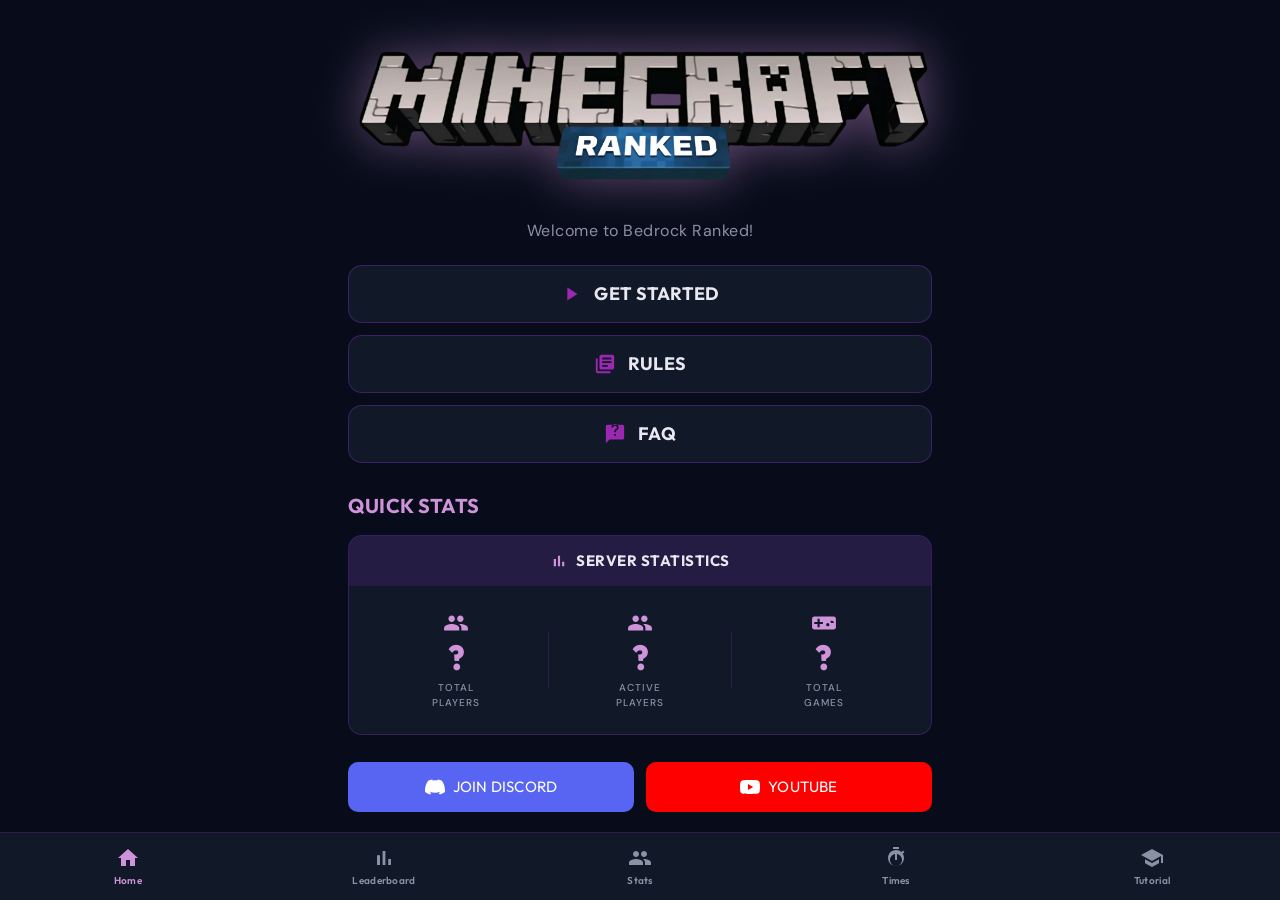
<file: index.html>
<!DOCTYPE html>
<html lang="en">
<head>
  <meta charset="UTF-8" />
  <meta name="viewport" content="width=device-width, initial-scale=1.0" />
  <title>Bedrock Ranked</title>
  <link rel="preconnect" href="https://fonts.googleapis.com" />
  <link rel="preconnect" href="https://fonts.gstatic.com" crossorigin />
  <link href="https://fonts.googleapis.com/css2?family=Outfit:wght@400;600;700;800&family=DM+Sans:wght@400;500;600&family=JetBrains+Mono:wght@400;600&display=swap" rel="stylesheet" />
  <link rel="stylesheet" href="styles.css" />
</head>
<body>

<!-- NAV -->
<nav class="bottom-nav" id="bottomNav">
  <button class="nav-item active" data-tab="home">
    <svg viewBox="0 0 24 24"><path d="M10 20v-6h4v6h5v-8h3L12 3 2 12h3v8z"/></svg>
    <span>Home</span>
  </button>
  <button class="nav-item" data-tab="leaderboard">
    <svg viewBox="0 0 24 24"><path d="M5 9.2h3V19H5zM10.6 5h2.8v14h-2.8zm5.6 8H19v6h-2.8z"/></svg>
    <span>Leaderboard</span>
  </button>
  <button class="nav-item" data-tab="stats">
    <svg viewBox="0 0 24 24"><path d="M16 11c1.66 0 2.99-1.34 2.99-3S17.66 5 16 5c-1.66 0-3 1.34-3 3s1.34 3 3 3zm-8 0c1.66 0 2.99-1.34 2.99-3S9.66 5 8 5C6.34 5 5 6.34 5 8s1.34 3 3 3zm0 2c-2.33 0-7 1.17-7 3.5V19h14v-2.5c0-2.33-4.67-3.5-7-3.5zm8 0c-.29 0-.62.02-.97.05 1.16.84 1.97 1.97 1.97 3.45V19h6v-2.5c0-2.33-4.67-3.5-7-3.5z"/></svg>
    <span>Stats</span>
  </button>
  <button class="nav-item" data-tab="times">
    <svg viewBox="0 0 24 24"><path d="M15 1H9v2h6V1zm-4 13h2V8h-2v6zm8.03-6.61l1.42-1.42c-.43-.51-.9-.99-1.41-1.41l-1.42 1.42A7.93 7.93 0 0 0 12 4c-4.41 0-8 3.59-8 8s3.59 8 8 8 8-3.59 8-8c0-1.76-.57-3.38-1.52-4.69zM12 20c-3.31 0-6-2.69-6-6s2.69-6 6-6 6 2.69 6 6-2.69 6-6 6z"/></svg>
    <span>Times</span>
  </button>
  <button class="nav-item" data-tab="tutorial">
    <svg viewBox="0 0 24 24"><path d="M5 13.18v4L12 21l7-3.82v-4L12 17l-7-3.82zM12 3L1 9l11 6 9-4.91V17h2V9L12 3z"/></svg>
    <span>Tutorial</span>
  </button>
</nav>


<div class="tab active" id="tab-home">
  <div class="page-content">
    <div class="constrain">

    <div class="hero-card">
      <div class="hero-title-text">
        <img src="title.png" alt="Bedrock Ranked" style="max-width: 100%; height: auto; display: block;" onerror="this.style.display='none'; this.parentElement.innerText='BEDROCK RANKED'">
        <span style="display: none;">BEDROCK RANKED</span>
      </div>
    </div>

      <p class="subtitle">Welcome to Bedrock Ranked!</p>

      <div class="btn-group">
        <button class="action-btn" onclick="openModal('modal-getstarted')">
          <svg viewBox="0 0 24 24"><path d="M8 5v14l11-7z"/></svg>
          GET STARTED
        </button>
        <button class="action-btn" onclick="openModal('modal-rules')">
          <svg viewBox="0 0 24 24"><path d="M4 6H2v14c0 1.1.9 2 2 2h14v-2H4V6zm16-4H8c-1.1 0-2 .9-2 2v12c0 1.1.9 2 2 2h12c1.1 0 2-.9 2-2V4c0-1.1-.9-2-2-2zm-1 9H9V9h10v2zm-4 4H9v-2h6v2zm4-8H9V5h10v2z"/></svg>
          RULES
        </button>
        <button class="action-btn" onclick="openModal('modal-faq')">
          <svg viewBox="0 0 24 24"><path d="M20 2H4c-1.1 0-2 .9-2 2v18l4-4h14c1.1 0 2-.9 2-2V4c0-1.1-.9-2-2-2zm-7 12h-2v-2h2v2zm0-4h-2c0-3.25 3-3 3-5 0-1.1-.9-2-2-2s-2 .9-2 2H8c0-2.21 1.79-4 4-4s4 1.79 4 4c0 2.5-3 2.75-3 5z"/></svg>
          FAQ
        </button>
      </div>

      <div class="section-title">QUICK STATS</div>
      <div class="stats-card" id="quickStats">
        <div class="stats-card-header">
          <svg viewBox="0 0 24 24"><path d="M5 9.2h3V19H5zM10.6 5h2.8v14h-2.8zm5.6 8H19v6h-2.8z"/></svg>
          SERVER STATISTICS
        </div>
        <div class="stats-grid" id="quickStatsGrid">
          <div class="stat-col">
            <svg viewBox="0 0 24 24" class="stat-icon"><path d="M16 11c1.66 0 2.99-1.34 2.99-3S17.66 5 16 5c-1.66 0-3 1.34-3 3s1.34 3 3 3zm-8 0c1.66 0 2.99-1.34 2.99-3S9.66 5 8 5C6.34 5 5 6.34 5 8s1.34 3 3 3zm0 2c-2.33 0-7 1.17-7 3.5V19h14v-2.5c0-2.33-4.67-3.5-7-3.5zm8 0c-.29 0-.62.02-.97.05 1.16.84 1.97 1.97 1.97 3.45V19h6v-2.5c0-2.33-4.67-3.5-7-3.5z"/></svg>
            <span class="stat-value" id="qs-total">—</span>
            <span class="stat-label">TOTAL<br>PLAYERS</span>
          </div>
          <div class="stat-divider"></div>
          <div class="stat-col">
            <svg viewBox="0 0 24 24" class="stat-icon"><path d="M16 11c1.66 0 2.99-1.34 2.99-3S17.66 5 16 5c-1.66 0-3 1.34-3 3s1.34 3 3 3zm-8 0c1.66 0 2.99-1.34 2.99-3S9.66 5 8 5C6.34 5 5 6.34 5 8s1.34 3 3 3zm0 2c-2.33 0-7 1.17-7 3.5V19h14v-2.5c0-2.33-4.67-3.5-7-3.5zm8 0c-.29 0-.62.02-.97.05 1.16.84 1.97 1.97 1.97 3.45V19h6v-2.5c0-2.33-4.67-3.5-7-3.5z"/></svg>
            <span class="stat-value" id="qs-active">—</span>
            <span class="stat-label">ACTIVE<br>PLAYERS</span>
          </div>
          <div class="stat-divider"></div>
          <div class="stat-col">
            <svg viewBox="0 0 24 24" class="stat-icon"><path d="M21 6H3c-1.1 0-2 .9-2 2v8c0 1.1.9 2 2 2h18c1.1 0 2-.9 2-2V8c0-1.1-.9-2-2-2zm-10 7H8v3H6v-3H3v-2h3V8h2v3h3v2zm4.5 2c-.83 0-1.5-.67-1.5-1.5S14.67 12 15.5 12s1.5.67 1.5 1.5S16.33 15 15.5 15zm4-3c-.83 0-1.5-.67-1.5-1.5S18.67 10 19.5 10s1.5.67 1.5 1.5S20.33 12 19.5 12z"/></svg>
            <span class="stat-value" id="qs-games">—</span>
            <span class="stat-label">TOTAL<br>GAMES</span>
          </div>
        </div>
      </div>

    </div>
    <div class="social-buttons constrain">
      <a href="https://discord.gg/9phEyBQXbN" target="_blank" class="social-btn discord">
        <svg viewBox="0 0 24 24"><path d="M20.317 4.37a19.791 19.791 0 0 0-4.885-1.515.074.074 0 0 0-.079.037c-.21.375-.444.864-.608 1.25a18.27 18.27 0 0 0-5.487 0 12.64 12.64 0 0 0-.617-1.25.077.077 0 0 0-.079-.037A19.736 19.736 0 0 0 3.677 4.37a.07.07 0 0 0-.032.027C.533 9.046-.32 13.58.099 18.057a.082.082 0 0 0 .031.057 19.9 19.9 0 0 0 5.993 3.03.078.078 0 0 0 .084-.028c.462-.63.874-1.295 1.226-1.994a.076.076 0 0 0-.041-.106 13.107 13.107 0 0 1-1.872-.892.077.077 0 0 1-.008-.128 10.2 10.2 0 0 0 .372-.292.074.074 0 0 1 .077-.01c3.928 1.793 8.18 1.793 12.062 0a.074.074 0 0 1 .078.01c.12.098.246.198.373.292a.077.077 0 0 1-.006.127 12.299 12.299 0 0 1-1.873.892.077.077 0 0 0-.041.107c.36.698.772 1.362 1.225 1.993a.076.076 0 0 0 .084.028 19.839 19.839 0 0 0 6.002-3.03.077.077 0 0 0 .032-.054c.5-5.177-.838-9.674-3.549-13.66a.061.061 0 0 0-.031-.03z"/></svg>
        JOIN DISCORD
      </a>
      <a href="https://www.youtube.com/@MCBESRRanked" target="_blank" class="social-btn youtube">
        <svg viewBox="0 0 24 24"><path d="M23.498 6.186a3.016 3.016 0 0 0-2.122-2.136C19.505 3.545 12 3.545 12 3.545s-7.505 0-9.377.505A3.017 3.017 0 0 0 .502 6.186C0 8.07 0 12 0 12s0 3.93.502 5.814a3.016 3.016 0 0 0 2.122 2.136c1.871.505 9.376.505 9.376.505s7.505 0 9.377-.505a3.015 3.015 0 0 0 2.122-2.136C24 15.93 24 12 24 12s0-3.93-.502-5.814zM9.545 15.568V8.432L15.818 12l-6.273 3.568z"/></svg>
        YOUTUBE
      </a>
    </div>
  </div>
</div>


<div class="tab" id="tab-leaderboard">
  <div class="page-content">
    <div class="constrain">
      <div class="tab-header">
        <h2 class="tab-title">LEADERBOARD</h2>
        <span class="badge" id="lb-badge">TOP 10</span>
      </div>
      <div id="lb-list"><div class="loader"></div></div>
      <button class="load-more-btn" id="lb-load-more" onclick="loadMoreLeaderboard()">
        LOAD MORE PLAYERS
      </button>
    </div>
    <div class="social-buttons constrain">
      <a href="https://discord.gg/9phEyBQXbN" target="_blank" class="social-btn discord">
        <svg viewBox="0 0 24 24"><path d="M20.317 4.37a19.791 19.791 0 0 0-4.885-1.515.074.074 0 0 0-.079.037c-.21.375-.444.864-.608 1.25a18.27 18.27 0 0 0-5.487 0 12.64 12.64 0 0 0-.617-1.25.077.077 0 0 0-.079-.037A19.736 19.736 0 0 0 3.677 4.37a.07.07 0 0 0-.032.027C.533 9.046-.32 13.58.099 18.057a.082.082 0 0 0 .031.057 19.9 19.9 0 0 0 5.993 3.03.078.078 0 0 0 .084-.028c.462-.63.874-1.295 1.226-1.994a.076.076 0 0 0-.041-.106 13.107 13.107 0 0 1-1.872-.892.077.077 0 0 1-.008-.128 10.2 10.2 0 0 0 .372-.292.074.074 0 0 1 .077-.01c3.928 1.793 8.18 1.793 12.062 0a.074.074 0 0 1 .078.01c.12.098.246.198.373.292a.077.077 0 0 1-.006.127 12.299 12.299 0 0 1-1.873.892.077.077 0 0 0-.041.107c.36.698.772 1.362 1.225 1.993a.076.076 0 0 0 .084.028 19.839 19.839 0 0 0 6.002-3.03.077.077 0 0 0 .032-.054c.5-5.177-.838-9.674-3.549-13.66a.061.061 0 0 0-.031-.03z"/></svg>
        JOIN DISCORD
      </a>
      <a href="https://www.youtube.com/@MCBESRRanked" target="_blank" class="social-btn youtube">
        <svg viewBox="0 0 24 24"><path d="M23.498 6.186a3.016 3.016 0 0 0-2.122-2.136C19.505 3.545 12 3.545 12 3.545s-7.505 0-9.377.505A3.017 3.017 0 0 0 .502 6.186C0 8.07 0 12 0 12s0 3.93.502 5.814a3.016 3.016 0 0 0 2.122 2.136c1.871.505 9.376.505 9.376.505s7.505 0 9.377-.505a3.015 3.015 0 0 0 2.122-2.136C24 15.93 24 12 24 12s0-3.93-.502-5.814zM9.545 15.568V8.432L15.818 12l-6.273 3.568z"/></svg>
        YOUTUBE
      </a>
    </div>
  </div>
</div>



<div class="tab" id="tab-stats">
  <div class="page-content no-pad-top">
    <div class="constrain">
      <div class="season-bar">
        <span class="season-label">Season</span>
        <button class="season-chip active" id="chip-0" onclick="selectSeason(0)">Season 0</button>
        <button class="season-chip disabled" disabled>Season 1</button>
      </div>
      <div class="search-wrap">
        <svg viewBox="0 0 24 24" class="search-icon"><path d="M15.5 14h-.79l-.28-.27A6.471 6.471 0 0 0 16 9.5 6.5 6.5 0 1 0 9.5 16c1.61 0 3.09-.59 4.23-1.57l.27.28v.79l5 4.99L20.49 19l-4.99-5zm-6 0C7.01 14 5 11.99 5 9.5S7.01 5 9.5 5 14 7.01 14 9.5 11.99 14 9.5 14z"/></svg>
        <input type="text" id="stats-search" placeholder="Search by name or Discord ID…" oninput="filterStats()" />
        <button class="clear-btn" id="stats-clear" onclick="clearSearch()" style="display:none">✕</button>
      </div>
      <div class="player-count" id="player-count"></div>
      <div id="stats-list"><div class="loader" style="margin:40px auto"></div></div>
    </div>
  </div>
</div>


<div class="tab" id="tab-times">
  <div class="page-content">
    <div class="constrain">
      <h1 class="tut-title">TIMES</h1>
      <p class="tut-sub">Best times for each category, verified and ranked.</p>

      <div class="season-bar">
        <span class="season-label">Season</span>
        <button class="season-chip active">Season 0</button>
        <button class="season-chip disabled" disabled>Season 1</button>
      </div>

      <!-- 1.16 Section -->
      <div class="times-version-header">
        <svg viewBox="0 0 24 24"><path d="M15 1H9v2h6V1zm-4 13h2V8h-2v6zm8.03-6.61l1.42-1.42c-.43-.51-.9-.99-1.41-1.41l-1.42 1.42A7.93 7.93 0 0 0 12 4c-4.41 0-8 3.59-8 8s3.59 8 8 8 8-3.59 8-8c0-1.76-.57-3.38-1.52-4.69zM12 20c-3.31 0-6-2.69-6-6s2.69-6 6-6 6 2.69 6 6-2.69 6-6 6z"/></svg>
        1.16
      </div>

      <!-- Stronghold 1.16 -->
      <div class="times-category">
        <div class="times-category-title">Stronghold</div>
        <div class="times-list">
          <a href="https://youtu.be/RopL5ezTt5U" target="_blank" class="times-entry">
            <span class="times-rank rank-1">1st</span>
            <span class="times-player">@Khalooody</span>
            <span class="times-time">5:12</span>
            <svg class="times-yt-icon" viewBox="0 0 24 24"><path d="M23.498 6.186a3.016 3.016 0 0 0-2.122-2.136C19.505 3.545 12 3.545 12 3.545s-7.505 0-9.377.505A3.017 3.017 0 0 0 .502 6.186C0 8.07 0 12 0 12s0 3.93.502 5.814a3.016 3.016 0 0 0 2.122 2.136c1.871.505 9.376.505 9.376.505s7.505 0 9.377-.505a3.015 3.015 0 0 0 2.122-2.136C24 15.93 24 12 24 12s0-3.93-.502-5.814zM9.545 15.568V8.432L15.818 12l-6.273 3.568z"/></svg>
          </a>
          <a href="https://youtu.be/lLSuSN4j2IU?si=RspudCAshy9Z_JvF" target="_blank" class="times-entry">
            <span class="times-rank rank-2">2nd</span>
            <span class="times-player">@Danny15</span>
            <span class="times-time">5:56</span>
            <svg class="times-yt-icon" viewBox="0 0 24 24"><path d="M23.498 6.186a3.016 3.016 0 0 0-2.122-2.136C19.505 3.545 12 3.545 12 3.545s-7.505 0-9.377.505A3.017 3.017 0 0 0 .502 6.186C0 8.07 0 12 0 12s0 3.93.502 5.814a3.016 3.016 0 0 0 2.122 2.136c1.871.505 9.376.505 9.376.505s7.505 0 9.377-.505a3.015 3.015 0 0 0 2.122-2.136C24 15.93 24 12 24 12s0-3.93-.502-5.814zM9.545 15.568V8.432L15.818 12l-6.273 3.568z"/></svg>
          </a>
          <a href="https://youtu.be/ZWyP1QiG1FY" target="_blank" class="times-entry">
            <span class="times-rank rank-3">3rd</span>
            <span class="times-player">@june</span>
            <span class="times-time">5:56</span>
            <svg class="times-yt-icon" viewBox="0 0 24 24"><path d="M23.498 6.186a3.016 3.016 0 0 0-2.122-2.136C19.505 3.545 12 3.545 12 3.545s-7.505 0-9.377.505A3.017 3.017 0 0 0 .502 6.186C0 8.07 0 12 0 12s0 3.93.502 5.814a3.016 3.016 0 0 0 2.122 2.136c1.871.505 9.376.505 9.376.505s7.505 0 9.377-.505a3.015 3.015 0 0 0 2.122-2.136C24 15.93 24 12 24 12s0-3.93-.502-5.814zM9.545 15.568V8.432L15.818 12l-6.273 3.568z"/></svg>
          </a>
          <a href="https://youtu.be/InU8Q_btyck" target="_blank" class="times-entry">
            <span class="times-rank rank-n">4th</span>
            <span class="times-player">@havoc</span>
            <span class="times-time">6:21</span>
            <svg class="times-yt-icon" viewBox="0 0 24 24"><path d="M23.498 6.186a3.016 3.016 0 0 0-2.122-2.136C19.505 3.545 12 3.545 12 3.545s-7.505 0-9.377.505A3.017 3.017 0 0 0 .502 6.186C0 8.07 0 12 0 12s0 3.93.502 5.814a3.016 3.016 0 0 0 2.122 2.136c1.871.505 9.376.505 9.376.505s7.505 0 9.377-.505a3.015 3.015 0 0 0 2.122-2.136C24 15.93 24 12 24 12s0-3.93-.502-5.814zM9.545 15.568V8.432L15.818 12l-6.273 3.568z"/></svg>
          </a>
          <a href="https://youtu.be/li_J0ZIfaVw" target="_blank" class="times-entry">
            <span class="times-rank rank-n">5th</span>
            <span class="times-player">@borco</span>
            <span class="times-time">6:37</span>
            <svg class="times-yt-icon" viewBox="0 0 24 24"><path d="M23.498 6.186a3.016 3.016 0 0 0-2.122-2.136C19.505 3.545 12 3.545 12 3.545s-7.505 0-9.377.505A3.017 3.017 0 0 0 .502 6.186C0 8.07 0 12 0 12s0 3.93.502 5.814a3.016 3.016 0 0 0 2.122 2.136c1.871.505 9.376.505 9.376.505s7.505 0 9.377-.505a3.015 3.015 0 0 0 2.122-2.136C24 15.93 24 12 24 12s0-3.93-.502-5.814zM9.545 15.568V8.432L15.818 12l-6.273 3.568z"/></svg>
          </a>
        </div>
      </div>

      <!-- Ruined Portal 1.16 -->
      <div class="times-category">
        <div class="times-category-title">Ruined Portal</div>
        <div class="times-list">
          <a href="https://youtu.be/3roCQKwe_M0" target="_blank" class="times-entry">
            <span class="times-rank rank-1">1st</span>
            <span class="times-player">@borco</span>
            <span class="times-time">5:18</span>
            <svg class="times-yt-icon" viewBox="0 0 24 24"><path d="M23.498 6.186a3.016 3.016 0 0 0-2.122-2.136C19.505 3.545 12 3.545 12 3.545s-7.505 0-9.377.505A3.017 3.017 0 0 0 .502 6.186C0 8.07 0 12 0 12s0 3.93.502 5.814a3.016 3.016 0 0 0 2.122 2.136c1.871.505 9.376.505 9.376.505s7.505 0 9.377-.505a3.015 3.015 0 0 0 2.122-2.136C24 15.93 24 12 24 12s0-3.93-.502-5.814zM9.545 15.568V8.432L15.818 12l-6.273 3.568z"/></svg>
          </a>
          <a href="https://youtu.be/HhEFm6zsOzU" target="_blank" class="times-entry">
            <span class="times-rank rank-2">2nd</span>
            <span class="times-player">@june</span>
            <span class="times-time">5:47</span>
            <svg class="times-yt-icon" viewBox="0 0 24 24"><path d="M23.498 6.186a3.016 3.016 0 0 0-2.122-2.136C19.505 3.545 12 3.545 12 3.545s-7.505 0-9.377.505A3.017 3.017 0 0 0 .502 6.186C0 8.07 0 12 0 12s0 3.93.502 5.814a3.016 3.016 0 0 0 2.122 2.136c1.871.505 9.376.505 9.376.505s7.505 0 9.377-.505a3.015 3.015 0 0 0 2.122-2.136C24 15.93 24 12 24 12s0-3.93-.502-5.814zM9.545 15.568V8.432L15.818 12l-6.273 3.568z"/></svg>
          </a>
          <a href="https://www.youtube.com/live/BxL8q-McRhA?si=Cp8rwCUO36ByTaw0" target="_blank" class="times-entry">
            <span class="times-rank rank-3">3rd</span>
            <span class="times-player">@Danny15</span>
            <span class="times-time">5:55</span>
            <svg class="times-yt-icon" viewBox="0 0 24 24"><path d="M23.498 6.186a3.016 3.016 0 0 0-2.122-2.136C19.505 3.545 12 3.545 12 3.545s-7.505 0-9.377.505A3.017 3.017 0 0 0 .502 6.186C0 8.07 0 12 0 12s0 3.93.502 5.814a3.016 3.016 0 0 0 2.122 2.136c1.871.505 9.376.505 9.376.505s7.505 0 9.377-.505a3.015 3.015 0 0 0 2.122-2.136C24 15.93 24 12 24 12s0-3.93-.502-5.814zM9.545 15.568V8.432L15.818 12l-6.273 3.568z"/></svg>
          </a>
          <a href="https://youtu.be/XFMIFqjmGy0" target="_blank" class="times-entry">
            <span class="times-rank rank-n">4th</span>
            <span class="times-player">@havoc</span>
            <span class="times-time">6:18</span>
            <svg class="times-yt-icon" viewBox="0 0 24 24"><path d="M23.498 6.186a3.016 3.016 0 0 0-2.122-2.136C19.505 3.545 12 3.545 12 3.545s-7.505 0-9.377.505A3.017 3.017 0 0 0 .502 6.186C0 8.07 0 12 0 12s0 3.93.502 5.814a3.016 3.016 0 0 0 2.122 2.136c1.871.505 9.376.505 9.376.505s7.505 0 9.377-.505a3.015 3.015 0 0 0 2.122-2.136C24 15.93 24 12 24 12s0-3.93-.502-5.814zM9.545 15.568V8.432L15.818 12l-6.273 3.568z"/></svg>
          </a>
          <a href="https://b23.tv/NhVbh8d" target="_blank" class="times-entry">
            <span class="times-rank rank-n">5th</span>
            <span class="times-player">@AAisgod</span>
            <span class="times-time">6:23</span>
            <svg class="times-yt-icon" viewBox="0 0 24 24"><path d="M23.498 6.186a3.016 3.016 0 0 0-2.122-2.136C19.505 3.545 12 3.545 12 3.545s-7.505 0-9.377.505A3.017 3.017 0 0 0 .502 6.186C0 8.07 0 12 0 12s0 3.93.502 5.814a3.016 3.016 0 0 0 2.122 2.136c1.871.505 9.376.505 9.376.505s7.505 0 9.377-.505a3.015 3.015 0 0 0 2.122-2.136C24 15.93 24 12 24 12s0-3.93-.502-5.814zM9.545 15.568V8.432L15.818 12l-6.273 3.568z"/></svg>
          </a>
        </div>
      </div>

      <!-- Village 1.16 -->
      <div class="times-category">
        <div class="times-category-title">Village</div>
        <div class="times-list">
          <a href="https://youtu.be/oHKexYb27yw" target="_blank" class="times-entry">
            <span class="times-rank rank-1">1st</span>
            <span class="times-player">@june</span>
            <span class="times-time">6:31</span>
            <svg class="times-yt-icon" viewBox="0 0 24 24"><path d="M23.498 6.186a3.016 3.016 0 0 0-2.122-2.136C19.505 3.545 12 3.545 12 3.545s-7.505 0-9.377.505A3.017 3.017 0 0 0 .502 6.186C0 8.07 0 12 0 12s0 3.93.502 5.814a3.016 3.016 0 0 0 2.122 2.136c1.871.505 9.376.505 9.376.505s7.505 0 9.377-.505a3.015 3.015 0 0 0 2.122-2.136C24 15.93 24 12 24 12s0-3.93-.502-5.814zM9.545 15.568V8.432L15.818 12l-6.273 3.568z"/></svg>
          </a>
          <a href="https://youtu.be/oIYRIsjmeFQ?si=3WyHhtzEIDTvlH30" target="_blank" class="times-entry">
            <span class="times-rank rank-2">2nd</span>
            <span class="times-player">@Danny15</span>
            <span class="times-time">6:35</span>
            <svg class="times-yt-icon" viewBox="0 0 24 24"><path d="M23.498 6.186a3.016 3.016 0 0 0-2.122-2.136C19.505 3.545 12 3.545 12 3.545s-7.505 0-9.377.505A3.017 3.017 0 0 0 .502 6.186C0 8.07 0 12 0 12s0 3.93.502 5.814a3.016 3.016 0 0 0 2.122 2.136c1.871.505 9.376.505 9.376.505s7.505 0 9.377-.505a3.015 3.015 0 0 0 2.122-2.136C24 15.93 24 12 24 12s0-3.93-.502-5.814zM9.545 15.568V8.432L15.818 12l-6.273 3.568z"/></svg>
          </a>
          <a href="https://youtu.be/K_QaY-6QC_Q" target="_blank" class="times-entry">
            <span class="times-rank rank-3">3rd</span>
            <span class="times-player">@borco</span>
            <span class="times-time">7:53</span>
            <svg class="times-yt-icon" viewBox="0 0 24 24"><path d="M23.498 6.186a3.016 3.016 0 0 0-2.122-2.136C19.505 3.545 12 3.545 12 3.545s-7.505 0-9.377.505A3.017 3.017 0 0 0 .502 6.186C0 8.07 0 12 0 12s0 3.93.502 5.814a3.016 3.016 0 0 0 2.122 2.136c1.871.505 9.376.505 9.376.505s7.505 0 9.377-.505a3.015 3.015 0 0 0 2.122-2.136C24 15.93 24 12 24 12s0-3.93-.502-5.814zM9.545 15.568V8.432L15.818 12l-6.273 3.568z"/></svg>
          </a>
          <a href="https://youtu.be/1SOyZidyVCk?si=om3YnzKOZPlYF_ps" target="_blank" class="times-entry">
            <span class="times-rank rank-n">4th</span>
            <span class="times-player">@Khalooody</span>
            <span class="times-time">8:06</span>
            <svg class="times-yt-icon" viewBox="0 0 24 24"><path d="M23.498 6.186a3.016 3.016 0 0 0-2.122-2.136C19.505 3.545 12 3.545 12 3.545s-7.505 0-9.377.505A3.017 3.017 0 0 0 .502 6.186C0 8.07 0 12 0 12s0 3.93.502 5.814a3.016 3.016 0 0 0 2.122 2.136c1.871.505 9.376.505 9.376.505s7.505 0 9.377-.505a3.015 3.015 0 0 0 2.122-2.136C24 15.93 24 12 24 12s0-3.93-.502-5.814zM9.545 15.568V8.432L15.818 12l-6.273 3.568z"/></svg>
          </a>
          <a href="https://b23.tv/blBa2yG" target="_blank" class="times-entry">
            <span class="times-rank rank-n">5th</span>
            <span class="times-player">@AAisgod</span>
            <span class="times-time">9:16</span>
            <svg class="times-yt-icon" viewBox="0 0 24 24"><path d="M23.498 6.186a3.016 3.016 0 0 0-2.122-2.136C19.505 3.545 12 3.545 12 3.545s-7.505 0-9.377.505A3.017 3.017 0 0 0 .502 6.186C0 8.07 0 12 0 12s0 3.93.502 5.814a3.016 3.016 0 0 0 2.122 2.136c1.871.505 9.376.505 9.376.505s7.505 0 9.377-.505a3.015 3.015 0 0 0 2.122-2.136C24 15.93 24 12 24 12s0-3.93-.502-5.814zM9.545 15.568V8.432L15.818 12l-6.273 3.568z"/></svg>
          </a>
        </div>
      </div>

      <!-- Desert Temple 1.16 -->
      <div class="times-category">
        <div class="times-category-title">Desert Temple</div>
        <div class="times-list">
          <a href="https://youtu.be/SJpBntdkDoM" target="_blank" class="times-entry">
            <span class="times-rank rank-1">1st</span>
            <span class="times-player">@Danny15</span>
            <span class="times-time">8:03</span>
            <svg class="times-yt-icon" viewBox="0 0 24 24"><path d="M23.498 6.186a3.016 3.016 0 0 0-2.122-2.136C19.505 3.545 12 3.545 12 3.545s-7.505 0-9.377.505A3.017 3.017 0 0 0 .502 6.186C0 8.07 0 12 0 12s0 3.93.502 5.814a3.016 3.016 0 0 0 2.122 2.136c1.871.505 9.376.505 9.376.505s7.505 0 9.377-.505a3.015 3.015 0 0 0 2.122-2.136C24 15.93 24 12 24 12s0-3.93-.502-5.814zM9.545 15.568V8.432L15.818 12l-6.273 3.568z"/></svg>
          </a>
          <a href="https://youtu.be/P5p6gxf1vFE" target="_blank" class="times-entry">
            <span class="times-rank rank-2">2nd</span>
            <span class="times-player">@june</span>
            <span class="times-time">9:30</span>
            <svg class="times-yt-icon" viewBox="0 0 24 24"><path d="M23.498 6.186a3.016 3.016 0 0 0-2.122-2.136C19.505 3.545 12 3.545 12 3.545s-7.505 0-9.377.505A3.017 3.017 0 0 0 .502 6.186C0 8.07 0 12 0 12s0 3.93.502 5.814a3.016 3.016 0 0 0 2.122 2.136c1.871.505 9.376.505 9.376.505s7.505 0 9.377-.505a3.015 3.015 0 0 0 2.122-2.136C24 15.93 24 12 24 12s0-3.93-.502-5.814zM9.545 15.568V8.432L15.818 12l-6.273 3.568z"/></svg>
          </a>
          <a href="https://www.youtube.com/watch?v=zSr8_l5kksk" target="_blank" class="times-entry">
            <span class="times-rank rank-3">3rd</span>
            <span class="times-player">@havoc</span>
            <span class="times-time">10:06</span>
            <svg class="times-yt-icon" viewBox="0 0 24 24"><path d="M23.498 6.186a3.016 3.016 0 0 0-2.122-2.136C19.505 3.545 12 3.545 12 3.545s-7.505 0-9.377.505A3.017 3.017 0 0 0 .502 6.186C0 8.07 0 12 0 12s0 3.93.502 5.814a3.016 3.016 0 0 0 2.122 2.136c1.871.505 9.376.505 9.376.505s7.505 0 9.377-.505a3.015 3.015 0 0 0 2.122-2.136C24 15.93 24 12 24 12s0-3.93-.502-5.814zM9.545 15.568V8.432L15.818 12l-6.273 3.568z"/></svg>
          </a>
          <a href="https://b23.tv/CIWr91a" target="_blank" class="times-entry">
            <span class="times-rank rank-n">4th</span>
            <span class="times-player">@AAisgod</span>
            <span class="times-time">10:28</span>
            <svg class="times-yt-icon" viewBox="0 0 24 24"><path d="M23.498 6.186a3.016 3.016 0 0 0-2.122-2.136C19.505 3.545 12 3.545 12 3.545s-7.505 0-9.377.505A3.017 3.017 0 0 0 .502 6.186C0 8.07 0 12 0 12s0 3.93.502 5.814a3.016 3.016 0 0 0 2.122 2.136c1.871.505 9.376.505 9.376.505s7.505 0 9.377-.505a3.015 3.015 0 0 0 2.122-2.136C24 15.93 24 12 24 12s0-3.93-.502-5.814zM9.545 15.568V8.432L15.818 12l-6.273 3.568z"/></svg>
          </a>
          <a href="https://youtu.be/z9zS_os6N3g" target="_blank" class="times-entry">
            <span class="times-rank rank-n">5th</span>
            <span class="times-player">@TheOriginalCreeper</span>
            <span class="times-time">10:32</span>
            <svg class="times-yt-icon" viewBox="0 0 24 24"><path d="M23.498 6.186a3.016 3.016 0 0 0-2.122-2.136C19.505 3.545 12 3.545 12 3.545s-7.505 0-9.377.505A3.017 3.017 0 0 0 .502 6.186C0 8.07 0 12 0 12s0 3.93.502 5.814a3.016 3.016 0 0 0 2.122 2.136c1.871.505 9.376.505 9.376.505s7.505 0 9.377-.505a3.015 3.015 0 0 0 2.122-2.136C24 15.93 24 12 24 12s0-3.93-.502-5.814zM9.545 15.568V8.432L15.818 12l-6.273 3.568z"/></svg>
          </a>
        </div>
      </div>

      <!-- Shipwreck 1.16 -->
      <div class="times-category">
        <div class="times-category-title">Shipwreck</div>
        <div class="times-list">
          <a href="https://youtu.be/neyVBRxnltI" target="_blank" class="times-entry">
            <span class="times-rank rank-1">1st</span>
            <span class="times-player">@june</span>
            <span class="times-time">9:18</span>
            <svg class="times-yt-icon" viewBox="0 0 24 24"><path d="M23.498 6.186a3.016 3.016 0 0 0-2.122-2.136C19.505 3.545 12 3.545 12 3.545s-7.505 0-9.377.505A3.017 3.017 0 0 0 .502 6.186C0 8.07 0 12 0 12s0 3.93.502 5.814a3.016 3.016 0 0 0 2.122 2.136c1.871.505 9.376.505 9.376.505s7.505 0 9.377-.505a3.015 3.015 0 0 0 2.122-2.136C24 15.93 24 12 24 12s0-3.93-.502-5.814zM9.545 15.568V8.432L15.818 12l-6.273 3.568z"/></svg>
          </a>
          <a href="https://youtu.be/COoSsuCzNuk" target="_blank" class="times-entry">
            <span class="times-rank rank-2">2nd</span>
            <span class="times-player">@TheOriginalCreeper</span>
            <span class="times-time">12:56</span>
            <svg class="times-yt-icon" viewBox="0 0 24 24"><path d="M23.498 6.186a3.016 3.016 0 0 0-2.122-2.136C19.505 3.545 12 3.545 12 3.545s-7.505 0-9.377.505A3.017 3.017 0 0 0 .502 6.186C0 8.07 0 12 0 12s0 3.93.502 5.814a3.016 3.016 0 0 0 2.122 2.136c1.871.505 9.376.505 9.376.505s7.505 0 9.377-.505a3.015 3.015 0 0 0 2.122-2.136C24 15.93 24 12 24 12s0-3.93-.502-5.814zM9.545 15.568V8.432L15.818 12l-6.273 3.568z"/></svg>
          </a>
        </div>
      </div>

      <!-- 1.18+ Section -->
      <div class="times-version-header">
        <svg viewBox="0 0 24 24"><path d="M15 1H9v2h6V1zm-4 13h2V8h-2v6zm8.03-6.61l1.42-1.42c-.43-.51-.9-.99-1.41-1.41l-1.42 1.42A7.93 7.93 0 0 0 12 4c-4.41 0-8 3.59-8 8s3.59 8 8 8 8-3.59 8-8c0-1.76-.57-3.38-1.52-4.69zM12 20c-3.31 0-6-2.69-6-6s2.69-6 6-6 6 2.69 6 6-2.69 6-6 6z"/></svg>
        1.18+
      </div>

      <!-- Bastion 1.18+ -->
      <div class="times-category">
        <div class="times-category-title">Bastion</div>
        <div class="times-list">
          <a href="https://youtu.be/QCfFHKaI63s" target="_blank" class="times-entry">
            <span class="times-rank rank-1">1st</span>
            <span class="times-player">@Danny15</span>
            <span class="times-time">5:02</span>
            <svg class="times-yt-icon" viewBox="0 0 24 24"><path d="M23.498 6.186a3.016 3.016 0 0 0-2.122-2.136C19.505 3.545 12 3.545 12 3.545s-7.505 0-9.377.505A3.017 3.017 0 0 0 .502 6.186C0 8.07 0 12 0 12s0 3.93.502 5.814a3.016 3.016 0 0 0 2.122 2.136c1.871.505 9.376.505 9.376.505s7.505 0 9.377-.505a3.015 3.015 0 0 0 2.122-2.136C24 15.93 24 12 24 12s0-3.93-.502-5.814zM9.545 15.568V8.432L15.818 12l-6.273 3.568z"/></svg>
          </a>
          <a href="https://youtu.be/kTO4vGtfsGw" target="_blank" class="times-entry">
            <span class="times-rank rank-2">2nd</span>
            <span class="times-player">@june</span>
            <span class="times-time">5:39</span>
            <svg class="times-yt-icon" viewBox="0 0 24 24"><path d="M23.498 6.186a3.016 3.016 0 0 0-2.122-2.136C19.505 3.545 12 3.545 12 3.545s-7.505 0-9.377.505A3.017 3.017 0 0 0 .502 6.186C0 8.07 0 12 0 12s0 3.93.502 5.814a3.016 3.016 0 0 0 2.122 2.136c1.871.505 9.376.505 9.376.505s7.505 0 9.377-.505a3.015 3.015 0 0 0 2.122-2.136C24 15.93 24 12 24 12s0-3.93-.502-5.814zM9.545 15.568V8.432L15.818 12l-6.273 3.568z"/></svg>
          </a>
          <a href="https://youtu.be/Ijr7_aCny_8?si=SQiqv2OIbJroZjlE" target="_blank" class="times-entry">
            <span class="times-rank rank-3">3rd</span>
            <span class="times-player">@halealexxd</span>
            <span class="times-time">6:20</span>
            <svg class="times-yt-icon" viewBox="0 0 24 24"><path d="M23.498 6.186a3.016 3.016 0 0 0-2.122-2.136C19.505 3.545 12 3.545 12 3.545s-7.505 0-9.377.505A3.017 3.017 0 0 0 .502 6.186C0 8.07 0 12 0 12s0 3.93.502 5.814a3.016 3.016 0 0 0 2.122 2.136c1.871.505 9.376.505 9.376.505s7.505 0 9.377-.505a3.015 3.015 0 0 0 2.122-2.136C24 15.93 24 12 24 12s0-3.93-.502-5.814zM9.545 15.568V8.432L15.818 12l-6.273 3.568z"/></svg>
          </a>
          <a href="https://youtu.be/G0unehtXJEU" target="_blank" class="times-entry">
            <span class="times-rank rank-n">4th</span>
            <span class="times-player">@borco</span>
            <span class="times-time">6:55</span>
            <svg class="times-yt-icon" viewBox="0 0 24 24"><path d="M23.498 6.186a3.016 3.016 0 0 0-2.122-2.136C19.505 3.545 12 3.545 12 3.545s-7.505 0-9.377.505A3.017 3.017 0 0 0 .502 6.186C0 8.07 0 12 0 12s0 3.93.502 5.814a3.016 3.016 0 0 0 2.122 2.136c1.871.505 9.376.505 9.376.505s7.505 0 9.377-.505a3.015 3.015 0 0 0 2.122-2.136C24 15.93 24 12 24 12s0-3.93-.502-5.814zM9.545 15.568V8.432L15.818 12l-6.273 3.568z"/></svg>
          </a>
          <a href="https://www.youtube.com/watch?v=fzaKimM_56I" target="_blank" class="times-entry">
            <span class="times-rank rank-n">5th</span>
            <span class="times-player">@plushy</span>
            <span class="times-time">8:08</span>
            <svg class="times-yt-icon" viewBox="0 0 24 24"><path d="M23.498 6.186a3.016 3.016 0 0 0-2.122-2.136C19.505 3.545 12 3.545 12 3.545s-7.505 0-9.377.505A3.017 3.017 0 0 0 .502 6.186C0 8.07 0 12 0 12s0 3.93.502 5.814a3.016 3.016 0 0 0 2.122 2.136c1.871.505 9.376.505 9.376.505s7.505 0 9.377-.505a3.015 3.015 0 0 0 2.122-2.136C24 15.93 24 12 24 12s0-3.93-.502-5.814zM9.545 15.568V8.432L15.818 12l-6.273 3.568z"/></svg>
          </a>
        </div>
      </div>

      <!-- Warped 1.18+ -->
      <div class="times-category">
        <div class="times-category-title">Warped</div>
        <div class="times-list">
          <a href="https://youtu.be/ZdQj4_uOzAk?is=9noV3pxhXB9jUMo8" target="_blank" class="times-entry">
            <span class="times-rank rank-1">1st</span>
            <span class="times-player">@june</span>
            <span class="times-time">5:50</span>
            <svg class="times-yt-icon" viewBox="0 0 24 24"><path d="M23.498 6.186a3.016 3.016 0 0 0-2.122-2.136C19.505 3.545 12 3.545 12 3.545s-7.505 0-9.377.505A3.017 3.017 0 0 0 .502 6.186C0 8.07 0 12 0 12s0 3.93.502 5.814a3.016 3.016 0 0 0 2.122 2.136c1.871.505 9.376.505 9.376.505s7.505 0 9.377-.505a3.015 3.015 0 0 0 2.122-2.136C24 15.93 24 12 24 12s0-3.93-.502-5.814zM9.545 15.568V8.432L15.818 12l-6.273 3.568z"/></svg>
          </a>
          <a href="https://youtu.be/uqXhbLS1SSQ" target="_blank" class="times-entry">
            <span class="times-rank rank-2">2nd</span>
            <span class="times-player">@psemtube</span>
            <span class="times-time">7:29</span>
            <svg class="times-yt-icon" viewBox="0 0 24 24"><path d="M23.498 6.186a3.016 3.016 0 0 0-2.122-2.136C19.505 3.545 12 3.545 12 3.545s-7.505 0-9.377.505A3.017 3.017 0 0 0 .502 6.186C0 8.07 0 12 0 12s0 3.93.502 5.814a3.016 3.016 0 0 0 2.122 2.136c1.871.505 9.376.505 9.376.505s7.505 0 9.377-.505a3.015 3.015 0 0 0 2.122-2.136C24 15.93 24 12 24 12s0-3.93-.502-5.814zM9.545 15.568V8.432L15.818 12l-6.273 3.568z"/></svg>
          </a>
          <a href="https://www.youtube.com/watch?v=uncuacdgaos&feature=youtu.be" target="_blank" class="times-entry">
            <span class="times-rank rank-3">3rd</span>
            <span class="times-player">@OphieSR</span>
            <span class="times-time">7:58</span>
            <svg class="times-yt-icon" viewBox="0 0 24 24"><path d="M23.498 6.186a3.016 3.016 0 0 0-2.122-2.136C19.505 3.545 12 3.545 12 3.545s-7.505 0-9.377.505A3.017 3.017 0 0 0 .502 6.186C0 8.07 0 12 0 12s0 3.93.502 5.814a3.016 3.016 0 0 0 2.122 2.136c1.871.505 9.376.505 9.376.505s7.505 0 9.377-.505a3.015 3.015 0 0 0 2.122-2.136C24 15.93 24 12 24 12s0-3.93-.502-5.814zM9.545 15.568V8.432L15.818 12l-6.273 3.568z"/></svg>
          </a>
          <a href="https://b23.tv/2KlMLh6" target="_blank" class="times-entry">
            <span class="times-rank rank-n">4th</span>
            <span class="times-player">@AAisgod</span>
            <span class="times-time">8:50</span>
            <svg class="times-yt-icon" viewBox="0 0 24 24"><path d="M23.498 6.186a3.016 3.016 0 0 0-2.122-2.136C19.505 3.545 12 3.545 12 3.545s-7.505 0-9.377.505A3.017 3.017 0 0 0 .502 6.186C0 8.07 0 12 0 12s0 3.93.502 5.814a3.016 3.016 0 0 0 2.122 2.136c1.871.505 9.376.505 9.376.505s7.505 0 9.377-.505a3.015 3.015 0 0 0 2.122-2.136C24 15.93 24 12 24 12s0-3.93-.502-5.814zM9.545 15.568V8.432L15.818 12l-6.273 3.568z"/></svg>
          </a>
          <a href="https://youtu.be/ml99IgRUBCw?si=OxvAVrdxkFhB5PZ9" target="_blank" class="times-entry">
            <span class="times-rank rank-n">5th</span>
            <span class="times-player">@darkmint fan</span>
            <span class="times-time">9:09</span>
            <svg class="times-yt-icon" viewBox="0 0 24 24"><path d="M23.498 6.186a3.016 3.016 0 0 0-2.122-2.136C19.505 3.545 12 3.545 12 3.545s-7.505 0-9.377.505A3.017 3.017 0 0 0 .502 6.186C0 8.07 0 12 0 12s0 3.93.502 5.814a3.016 3.016 0 0 0 2.122 2.136c1.871.505 9.376.505 9.376.505s7.505 0 9.377-.505a3.015 3.015 0 0 0 2.122-2.136C24 15.93 24 12 24 12s0-3.93-.502-5.814zM9.545 15.568V8.432L15.818 12l-6.273 3.568z"/></svg>
          </a>
        </div>
      </div>

      <!-- Ruined Portal 1.18+ -->
      <div class="times-category">
        <div class="times-category-title">Ruined Portal</div>
        <div class="times-list">
          <a href="https://youtu.be/afZE2zyDLMw?si=5U8xpJiBTwJnDepB" target="_blank" class="times-entry">
            <span class="times-rank rank-1">1st</span>
            <span class="times-player">@june</span>
            <span class="times-time">5:20</span>
            <svg class="times-yt-icon" viewBox="0 0 24 24"><path d="M23.498 6.186a3.016 3.016 0 0 0-2.122-2.136C19.505 3.545 12 3.545 12 3.545s-7.505 0-9.377.505A3.017 3.017 0 0 0 .502 6.186C0 8.07 0 12 0 12s0 3.93.502 5.814a3.016 3.016 0 0 0 2.122 2.136c1.871.505 9.376.505 9.376.505s7.505 0 9.377-.505a3.015 3.015 0 0 0 2.122-2.136C24 15.93 24 12 24 12s0-3.93-.502-5.814zM9.545 15.568V8.432L15.818 12l-6.273 3.568z"/></svg>
          </a>
          <a href="https://youtu.be/HjEgCBkh2lA" target="_blank" class="times-entry">
            <span class="times-rank rank-2">2nd</span>
            <span class="times-player">@Danny15</span>
            <span class="times-time">6:21</span>
            <svg class="times-yt-icon" viewBox="0 0 24 24"><path d="M23.498 6.186a3.016 3.016 0 0 0-2.122-2.136C19.505 3.545 12 3.545 12 3.545s-7.505 0-9.377.505A3.017 3.017 0 0 0 .502 6.186C0 8.07 0 12 0 12s0 3.93.502 5.814a3.016 3.016 0 0 0 2.122 2.136c1.871.505 9.376.505 9.376.505s7.505 0 9.377-.505a3.015 3.015 0 0 0 2.122-2.136C24 15.93 24 12 24 12s0-3.93-.502-5.814zM9.545 15.568V8.432L15.818 12l-6.273 3.568z"/></svg>
          </a>
          <a href="https://www.youtube.com/watch?v=VMid7_kBXHI" target="_blank" class="times-entry">
            <span class="times-rank rank-3">3rd</span>
            <span class="times-player">@OphieKBM</span>
            <span class="times-time">6:44</span>
            <svg class="times-yt-icon" viewBox="0 0 24 24"><path d="M23.498 6.186a3.016 3.016 0 0 0-2.122-2.136C19.505 3.545 12 3.545 12 3.545s-7.505 0-9.377.505A3.017 3.017 0 0 0 .502 6.186C0 8.07 0 12 0 12s0 3.93.502 5.814a3.016 3.016 0 0 0 2.122 2.136c1.871.505 9.376.505 9.376.505s7.505 0 9.377-.505a3.015 3.015 0 0 0 2.122-2.136C24 15.93 24 12 24 12s0-3.93-.502-5.814zM9.545 15.568V8.432L15.818 12l-6.273 3.568z"/></svg>
          </a>
          <a href="https://youtu.be/NciN-fqM_Vo" target="_blank" class="times-entry">
            <span class="times-rank rank-n">4th</span>
            <span class="times-player">@borco</span>
            <span class="times-time">7:41</span>
            <svg class="times-yt-icon" viewBox="0 0 24 24"><path d="M23.498 6.186a3.016 3.016 0 0 0-2.122-2.136C19.505 3.545 12 3.545 12 3.545s-7.505 0-9.377.505A3.017 3.017 0 0 0 .502 6.186C0 8.07 0 12 0 12s0 3.93.502 5.814a3.016 3.016 0 0 0 2.122 2.136c1.871.505 9.376.505 9.376.505s7.505 0 9.377-.505a3.015 3.015 0 0 0 2.122-2.136C24 15.93 24 12 24 12s0-3.93-.502-5.814zM9.545 15.568V8.432L15.818 12l-6.273 3.568z"/></svg>
          </a>
        </div>
      </div>

      <!-- Warped 1.18+ (packless) -->
      <div class="times-category">
        <div class="times-category-title">Warped <span class="times-tag">packless</span></div>
        <div class="times-list">
          <a href="https://youtu.be/ohZfdu4Fw9s?is=ZmzHXg6JoCVZGCqz" target="_blank" class="times-entry">
            <span class="times-rank rank-1">1st</span>
            <span class="times-player">@Darkmint</span>
            <span class="times-time">7:47</span>
            <svg class="times-yt-icon" viewBox="0 0 24 24"><path d="M23.498 6.186a3.016 3.016 0 0 0-2.122-2.136C19.505 3.545 12 3.545 12 3.545s-7.505 0-9.377.505A3.017 3.017 0 0 0 .502 6.186C0 8.07 0 12 0 12s0 3.93.502 5.814a3.016 3.016 0 0 0 2.122 2.136c1.871.505 9.376.505 9.376.505s7.505 0 9.377-.505a3.015 3.015 0 0 0 2.122-2.136C24 15.93 24 12 24 12s0-3.93-.502-5.814zM9.545 15.568V8.432L15.818 12l-6.273 3.568z"/></svg>
          </a>
          <a href="https://youtu.be/VdM44TZtrOs?si=OhI3BmVN-l4a0u2b" target="_blank" class="times-entry">
            <span class="times-rank rank-2">2nd</span>
            <span class="times-player">@OphieSR</span>
            <span class="times-time">8:12</span>
            <svg class="times-yt-icon" viewBox="0 0 24 24"><path d="M23.498 6.186a3.016 3.016 0 0 0-2.122-2.136C19.505 3.545 12 3.545 12 3.545s-7.505 0-9.377.505A3.017 3.017 0 0 0 .502 6.186C0 8.07 0 12 0 12s0 3.93.502 5.814a3.016 3.016 0 0 0 2.122 2.136c1.871.505 9.376.505 9.376.505s7.505 0 9.377-.505a3.015 3.015 0 0 0 2.122-2.136C24 15.93 24 12 24 12s0-3.93-.502-5.814zM9.545 15.568V8.432L15.818 12l-6.273 3.568z"/></svg>
          </a>
          <a href="https://youtu.be/utdQ_qHSj-k" target="_blank" class="times-entry">
            <span class="times-rank rank-3">3rd</span>
            <span class="times-player">@EpicTurtle1707</span>
            <span class="times-time">8:14</span>
            <svg class="times-yt-icon" viewBox="0 0 24 24"><path d="M23.498 6.186a3.016 3.016 0 0 0-2.122-2.136C19.505 3.545 12 3.545 12 3.545s-7.505 0-9.377.505A3.017 3.017 0 0 0 .502 6.186C0 8.07 0 12 0 12s0 3.93.502 5.814a3.016 3.016 0 0 0 2.122 2.136c1.871.505 9.376.505 9.376.505s7.505 0 9.377-.505a3.015 3.015 0 0 0 2.122-2.136C24 15.93 24 12 24 12s0-3.93-.502-5.814zM9.545 15.568V8.432L15.818 12l-6.273 3.568z"/></svg>
          </a>
          <a href="https://youtu.be/C2rXN9RyrLg" target="_blank" class="times-entry">
            <span class="times-rank rank-n">4th</span>
            <span class="times-player">@psemtube</span>
            <span class="times-time">8:59</span>
            <svg class="times-yt-icon" viewBox="0 0 24 24"><path d="M23.498 6.186a3.016 3.016 0 0 0-2.122-2.136C19.505 3.545 12 3.545 12 3.545s-7.505 0-9.377.505A3.017 3.017 0 0 0 .502 6.186C0 8.07 0 12 0 12s0 3.93.502 5.814a3.016 3.016 0 0 0 2.122 2.136c1.871.505 9.376.505 9.376.505s7.505 0 9.377-.505a3.015 3.015 0 0 0 2.122-2.136C24 15.93 24 12 24 12s0-3.93-.502-5.814zM9.545 15.568V8.432L15.818 12l-6.273 3.568z"/></svg>
          </a>
        </div>
      </div>

    </div>
    <div class="social-buttons constrain">
      <a href="https://discord.gg/9phEyBQXbN" target="_blank" class="social-btn discord">
        <svg viewBox="0 0 24 24"><path d="M20.317 4.37a19.791 19.791 0 0 0-4.885-1.515.074.074 0 0 0-.079.037c-.21.375-.444.864-.608 1.25a18.27 18.27 0 0 0-5.487 0 12.64 12.64 0 0 0-.617-1.25.077.077 0 0 0-.079-.037A19.736 19.736 0 0 0 3.677 4.37a.07.07 0 0 0-.032.027C.533 9.046-.32 13.58.099 18.057a.082.082 0 0 0 .031.057 19.9 19.9 0 0 0 5.993 3.03.078.078 0 0 0 .084-.028c.462-.63.874-1.295 1.226-1.994a.076.076 0 0 0-.041-.106 13.107 13.107 0 0 1-1.872-.892.077.077 0 0 1-.008-.128 10.2 10.2 0 0 0 .372-.292.074.074 0 0 1 .077-.01c3.928 1.793 8.18 1.793 12.062 0a.074.074 0 0 1 .078.01c.12.098.246.198.373.292a.077.077 0 0 1-.006.127 12.299 12.299 0 0 1-1.873.892.077.077 0 0 0-.041.107c.36.698.772 1.362 1.225 1.993a.076.076 0 0 0 .084.028 19.839 19.839 0 0 0 6.002-3.03.077.077 0 0 0 .032-.054c.5-5.177-.838-9.674-3.549-13.66a.061.061 0 0 0-.031-.03z"/></svg>
        JOIN DISCORD
      </a>
      <a href="https://www.youtube.com/@MCBESRRanked" target="_blank" class="social-btn youtube">
        <svg viewBox="0 0 24 24"><path d="M23.498 6.186a3.016 3.016 0 0 0-2.122-2.136C19.505 3.545 12 3.545 12 3.545s-7.505 0-9.377.505A3.017 3.017 0 0 0 .502 6.186C0 8.07 0 12 0 12s0 3.93.502 5.814a3.016 3.016 0 0 0 2.122 2.136c1.871.505 9.376.505 9.376.505s7.505 0 9.377-.505a3.015 3.015 0 0 0 2.122-2.136C24 15.93 24 12 24 12s0-3.93-.502-5.814zM9.545 15.568V8.432L15.818 12l-6.273 3.568z"/></svg>
        YOUTUBE
      </a>
    </div>
  </div>
</div>


<div class="tab" id="tab-tutorial">
  <div class="page-content">
    <div class="constrain">
      <h1 class="tut-title">TUTORIALS</h1>
      <p class="tut-sub">Welcome to Minecraft Bedrock Edition speedrunning! Comprehensive guides to help you get started and improve your runs.</p>

      <!-- Getting Started -->
      <div class="accordion">
        <button class="accordion-head" onclick="toggleAccordion(this)">
          <svg viewBox="0 0 24 24" class="acc-arrow"><path d="M7 10l5 5 5-5z"/></svg>
          Getting Started
        </button>
        <div class="accordion-body">
          <div class="nested-toggle">
            <button class="nested-btn" onclick="toggleNested(this)">
              <svg viewBox="0 0 24 24" class="acc-arrow-sm"><path d="M7 10l5 5 5-5z"/></svg>
              Introduction to speedrunning
            </button>
            <div class="nested-content">
              Speedrunning means completing a game as fast as possible. In Minecraft: Bedrock Edition, you beat the game by killing the Ender Dragon. You can do it on a random seed (RSG), a set seed (SSG) or a filtered seed (FSG). The best version for RSG and FSG is 1.16.1.
            </div>
          </div>
          <div class="tut-video">
            <span class="tut-link-label">Setup video</span>
            <a href="https://www.youtube.com/watch?v=ZmYLPMXG78E" target="_blank" class="yt-link">
              <svg viewBox="0 0 24 24"><path d="M23.498 6.186a3.016 3.016 0 0 0-2.122-2.136C19.505 3.545 12 3.545 12 3.545s-7.505 0-9.377.505A3.017 3.017 0 0 0 .502 6.186C0 8.07 0 12 0 12s0 3.93.502 5.814a3.016 3.016 0 0 0 2.122 2.136c1.871.505 9.376.505 9.376.505s7.505 0 9.377-.505a3.015 3.015 0 0 0 2.122-2.136C24 15.93 24 12 24 12s0-3.93-.502-5.814zM9.545 15.568V8.432L15.818 12l-6.273 3.568z"/></svg>
              Watch on YouTube
            </a>
          </div>
          <a href="https://bedrocklauncher.github.io/" target="_blank" class="tut-link">🔗 How to Downgrade and manage versions</a>
          <a href="https://github.com/l0l869/Multi-Resets" target="_blank" class="tut-link">🔗 Multi Instance</a>
          <a href="https://share.google/UMaWaBII1OYU0G03O" target="_blank" class="tut-link">🔗 Aurora Store</a>
        </div>
      </div>

      <!-- Overworld -->
      <div class="accordion">
        <button class="accordion-head" onclick="toggleAccordion(this)">
          <svg viewBox="0 0 24 24" class="acc-arrow"><path d="M7 10l5 5 5-5z"/></svg>
          Overworld
        </button>
        <div class="accordion-body">
          <a href="https://www.youtube.com/watch?v=82Edi8ISiGI&list=PLUsJ33X2NbX07_6J7X8ZBflh5O_AZYrlC&index=2" target="_blank" class="tut-link">🔗 How to loot villages</a>
          <a href="https://www.youtube.com/playlist?list=PLyDxVGuWeXOXJEAIy-ZP4xk6iY44LIG8X" target="_blank" class="tut-link">🔗 Sprinkz Strat (always dig into a stronghold)</a>
          <div class="nested-toggle">
            <button class="nested-btn" onclick="toggleNested(this)">
              <svg viewBox="0 0 24 24" class="acc-arrow-sm"><path d="M7 10l5 5 5-5z"/></svg>
              Stronghold navigation tips
            </button>
            <div class="nested-content">
              <p class="green-text">Good rooms:</p>
              <p>• Stairs are good, go down when you can</p>
              <p>• 4 ways are good</p>
              <p>• 5/6 ways are good</p>
              <p>• Long hallways (jail rooms) are good</p>
              <br>
              <p class="red-text">Bad rooms:</p>
              <p>• Small rooms like corners are bad</p>
              <br>
              <p class="cyan-text">Tips:</p>
              <p>• Go about 8-10 rooms deep in each direction</p>
              <p>• If starter has multiple directions, try the most isolated way</p>
              <p>• 2 directions off same wall in starter are almost always bad</p>
            </div>
          </div>
          <div class="tut-video">
            <span class="tut-link-label">How to build nether portal</span>
            <a href="https://www.youtube.com/watch?v=8kxGrxXm-TI" target="_blank" class="yt-link">
              <svg viewBox="0 0 24 24"><path d="M23.498 6.186a3.016 3.016 0 0 0-2.122-2.136C19.505 3.545 12 3.545 12 3.545s-7.505 0-9.377.505A3.017 3.017 0 0 0 .502 6.186C0 8.07 0 12 0 12s0 3.93.502 5.814a3.016 3.016 0 0 0 2.122 2.136c1.871.505 9.376.505 9.376.505s7.505 0 9.377-.505a3.015 3.015 0 0 0 2.122-2.136C24 15.93 24 12 24 12s0-3.93-.502-5.814zM9.545 15.568V8.432L15.818 12l-6.273 3.568z"/></svg>
              Watch on YouTube
            </a>
          </div>
        </div>
      </div>

      <!-- Nether -->
      <div class="accordion">
        <button class="accordion-head" onclick="toggleAccordion(this)">
          <svg viewBox="0 0 24 24" class="acc-arrow"><path d="M7 10l5 5 5-5z"/></svg>
          Nether
        </button>
        <div class="accordion-body">
          <div class="tut-video">
            <span class="tut-link-label">Nether navigation</span>
            <a href="https://www.youtube.com/watch?v=BctoHt7iT3w" target="_blank" class="yt-link">
              <svg viewBox="0 0 24 24"><path d="M23.498 6.186a3.016 3.016 0 0 0-2.122-2.136C19.505 3.545 12 3.545 12 3.545s-7.505 0-9.377.505A3.017 3.017 0 0 0 .502 6.186C0 8.07 0 12 0 12s0 3.93.502 5.814a3.016 3.016 0 0 0 2.122 2.136c1.871.505 9.376.505 9.376.505s7.505 0 9.377-.505a3.015 3.015 0 0 0 2.122-2.136C24 15.93 24 12 24 12s0-3.93-.502-5.814zM9.545 15.568V8.432L15.818 12l-6.273 3.568z"/></svg>
              Watch on YouTube
            </a>
          </div>
          <div class="tut-video">
            <span class="tut-link-label">Bastion routes (1.16)</span>
            <a href="https://www.youtube.com/watch?v=fVKeNVLXvu8" target="_blank" class="yt-link">
              <svg viewBox="0 0 24 24"><path d="M23.498 6.186a3.016 3.016 0 0 0-2.122-2.136C19.505 3.545 12 3.545 12 3.545s-7.505 0-9.377.505A3.017 3.017 0 0 0 .502 6.186C0 8.07 0 12 0 12s0 3.93.502 5.814a3.016 3.016 0 0 0 2.122 2.136c1.871.505 9.376.505 9.376.505s7.505 0 9.377-.505a3.015 3.015 0 0 0 2.122-2.136C24 15.93 24 12 24 12s0-3.93-.502-5.814zM9.545 15.568V8.432L15.818 12l-6.273 3.568z"/></svg>
              Watch on YouTube
            </a>
          </div>
          <a href="https://youtube.com/playlist?list=PLGBrWpXuQPk8PqIKPAaMxN4ubnfCNFJKq&si=fBzCrqT2-M_aOS3t" target="_blank" class="tut-link">🔗 Bastion Routes (1.18+)</a>
          <div class="tut-video">
            <span class="tut-link-label">Fortress navigation</span>
            <a href="https://www.youtube.com/watch?v=QDsZZbN2TlM" target="_blank" class="yt-link">
              <svg viewBox="0 0 24 24"><path d="M23.498 6.186a3.016 3.016 0 0 0-2.122-2.136C19.505 3.545 12 3.545 12 3.545s-7.505 0-9.377.505A3.017 3.017 0 0 0 .502 6.186C0 8.07 0 12 0 12s0 3.93.502 5.814a3.016 3.016 0 0 0 2.122 2.136c1.871.505 9.376.505 9.376.505s7.505 0 9.377-.505a3.015 3.015 0 0 0 2.122-2.136C24 15.93 24 12 24 12s0-3.93-.502-5.814zM9.545 15.568V8.432L15.818 12l-6.273 3.568z"/></svg>
              Watch on YouTube
            </a>
          </div>
        </div>
      </div>

      <!-- End -->
      <div class="accordion">
        <button class="accordion-head" onclick="toggleAccordion(this)">
          <svg viewBox="0 0 24 24" class="acc-arrow"><path d="M7 10l5 5 5-5z"/></svg>
          End
        </button>
        <div class="accordion-body">
          <div class="tut-dragon">
            <span class="tut-link-label">Dragon behavior:</span>
            <span>
              <a href="https://youtu.be/_658wh9_yE8?si=HRF-0K6XbtFfY6qt" target="_blank" class="tut-link-inline">1.18+</a>
              <span class="sep">|</span>
              <a href="https://youtu.be/ZB-woZUvmbQ?si=4sHiq5PZbvA1b4jF" target="_blank" class="tut-link-inline">1.16</a>
            </span>
          </div>
          <div class="tut-video">
            <span class="tut-link-label">One cycle tutorial</span>
            <a href="https://www.youtube.com/watch?v=tqHYjEGC29g" target="_blank" class="yt-link">
              <svg viewBox="0 0 24 24"><path d="M23.498 6.186a3.016 3.016 0 0 0-2.122-2.136C19.505 3.545 12 3.545 12 3.545s-7.505 0-9.377.505A3.017 3.017 0 0 0 .502 6.186C0 8.07 0 12 0 12s0 3.93.502 5.814a3.016 3.016 0 0 0 2.122 2.136c1.871.505 9.376.505 9.376.505s7.505 0 9.377-.505a3.015 3.015 0 0 0 2.122-2.136C24 15.93 24 12 24 12s0-3.93-.502-5.814zM9.545 15.568V8.432L15.818 12l-6.273 3.568z"/></svg>
              Watch on YouTube
            </a>
          </div>
        </div>
      </div>

      <!-- More -->
      <div class="accordion">
        <button class="accordion-head" onclick="toggleAccordion(this)">
          <svg viewBox="0 0 24 24" class="acc-arrow"><path d="M7 10l5 5 5-5z"/></svg>
          More
        </button>
        <div class="accordion-body">
          <div class="tut-video">
            <span class="tut-link-label">All achievements speedrun</span>
            <a href="https://www.youtube.com/watch?v=1an3IF2L9X0" target="_blank" class="yt-link">
              <svg viewBox="0 0 24 24"><path d="M23.498 6.186a3.016 3.016 0 0 0-2.122-2.136C19.505 3.545 12 3.545 12 3.545s-7.505 0-9.377.505A3.017 3.017 0 0 0 .502 6.186C0 8.07 0 12 0 12s0 3.93.502 5.814a3.016 3.016 0 0 0 2.122 2.136c1.871.505 9.376.505 9.376.505s7.505 0 9.377-.505a3.015 3.015 0 0 0 2.122-2.136C24 15.93 24 12 24 12s0-3.93-.502-5.814zM9.545 15.568V8.432L15.818 12l-6.273 3.568z"/></svg>
              Watch on YouTube
            </a>
          </div>
          <a href="https://docs.google.com/document/d/1cOCFuveIcJtDyydTCs33HRvk9e-ZlHgfrfTk8Ao82Ck/edit?usp=sharing" target="_blank" class="tut-link">🔗 RSG Manifesto</a>
          <a href="https://docs.google.com/spreadsheets/d/1fkdKPOZW-yeP1R0rSzqSvdzquAaNfiqdRlpCCIRHXOY/edit?usp=sharing" target="_blank" class="tut-link">🔗 Village Grid 1.16</a>
          <a href="https://youtube.com/playlist?list=PLGBrWpXuQPk9oNIyUGr72mToubz9arJ45&si=WmA9j0gJLg4zZJka" target="_blank" class="tut-link">🔗 Other tutorials playlist</a>
          <a href="https://mcbe.wtf" target="_blank" class="tut-link">🔗 mcbe.wtf — Comprehensive Bedrock speedrunning resource</a>
        </div>
      </div>

      <p class="tut-footer">Keep practicing and don't get discouraged! Every speedrunner started as a beginner.</p>
    </div>
    <div class="social-buttons constrain">
      <a href="https://discord.gg/9phEyBQXbN" target="_blank" class="social-btn discord">
        <svg viewBox="0 0 24 24"><path d="M20.317 4.37a19.791 19.791 0 0 0-4.885-1.515.074.074 0 0 0-.079.037c-.21.375-.444.864-.608 1.25a18.27 18.27 0 0 0-5.487 0 12.64 12.64 0 0 0-.617-1.25.077.077 0 0 0-.079-.037A19.736 19.736 0 0 0 3.677 4.37a.07.07 0 0 0-.032.027C.533 9.046-.32 13.58.099 18.057a.082.082 0 0 0 .031.057 19.9 19.9 0 0 0 5.993 3.03.078.078 0 0 0 .084-.028c.462-.63.874-1.295 1.226-1.994a.076.076 0 0 0-.041-.106 13.107 13.107 0 0 1-1.872-.892.077.077 0 0 1-.008-.128 10.2 10.2 0 0 0 .372-.292.074.074 0 0 1 .077-.01c3.928 1.793 8.18 1.793 12.062 0a.074.074 0 0 1 .078.01c.12.098.246.198.373.292a.077.077 0 0 1-.006.127 12.299 12.299 0 0 1-1.873.892.077.077 0 0 0-.041.107c.36.698.772 1.362 1.225 1.993a.076.076 0 0 0 .084.028 19.839 19.839 0 0 0 6.002-3.03.077.077 0 0 0 .032-.054c.5-5.177-.838-9.674-3.549-13.66a.061.061 0 0 0-.031-.03z"/></svg>
        JOIN DISCORD
      </a>
      <a href="https://www.youtube.com/@MCBESRRanked" target="_blank" class="social-btn youtube">
        <svg viewBox="0 0 24 24"><path d="M23.498 6.186a3.016 3.016 0 0 0-2.122-2.136C19.505 3.545 12 3.545 12 3.545s-7.505 0-9.377.505A3.017 3.017 0 0 0 .502 6.186C0 8.07 0 12 0 12s0 3.93.502 5.814a3.016 3.016 0 0 0 2.122 2.136c1.871.505 9.376.505 9.376.505s7.505 0 9.377-.505a3.015 3.015 0 0 0 2.122-2.136C24 15.93 24 12 24 12s0-3.93-.502-5.814zM9.545 15.568V8.432L15.818 12l-6.273 3.568z"/></svg>
        YOUTUBE
      </a>
    </div>
  </div>
</div>


<div class="modal-overlay" id="modal-getstarted" onclick="closeModal('modal-getstarted')">
  <div class="modal" onclick="event.stopPropagation()">
    <div class="modal-head"><span>Get Started</span><button onclick="closeModal('modal-getstarted')">✕</button></div>
    <div class="modal-body">
      Welcome to Bedrock Ranked!<br><br>
      Ranked is a concept where you compete with fellow runners to see who can complete a seed fastest.<br><br>
      There are currently 8 modes in Ranked:<br>
      stronghold village 1.16, ruined portal 1.16, village 1.16, desert temple 1.16, shipwreck 1.16, warped forest 1.18+, ruined portal 1.18+ and bastion 1.18+.<br><br>
      To start, you will need to join the discord server, and get the correct version of Minecraft Bedrock Edition (either 1.16 or any version 1.21.60+). If you are a console player you'll have to get the @packless role from the channel ranks-and-roles, otherwise you won't be able to play. You'll also need a recording software to record your ranked runs.
    </div>
  </div>
</div>

<div class="modal-overlay" id="modal-rules" onclick="closeModal('modal-rules')">
  <div class="modal" onclick="event.stopPropagation()">
    <div class="modal-head"><span>Rules</span><button onclick="closeModal('modal-rules')">✕</button></div>
    <div class="modal-body">
      To start playing:<br><br>
      • Go to the queue channel and click on the queue you want to join based on the version you want to play in.<br>
      • When an opponent is found, you will be pinged and the match will start in a dedicated thread.<br>
      • In the matches, don't spam ping your opponent, answer to pings, never use commands or creative or any other form of cheating (where not stated, speedrun.com rules apply) and report issues in the dedicated channel.<br><br>
      Violations may result in penalties or bans.
    </div>
  </div>
</div>

<div class="modal-overlay" id="modal-faq" onclick="closeModal('modal-faq')">
  <div class="modal" onclick="event.stopPropagation()">
    <div class="modal-head"><span>FAQ</span><button onclick="closeModal('modal-faq')">✕</button></div>
    <div class="modal-body">
      <b>Q: How does this work?</b><br>
      A: Bedrock Ranked is hosted through a discord bot in the server. On this website you can get statistics.<br><br>
      <b>Q: What is an add-on?</b><br>
      A: An add-on is a collection of behavior and resource packs, which modify some aspect of the game. Download the .mcaddon file from packs and open it with Minecraft.<br><br>
      <b>Q: Is this viable on console?</b><br>
      A: Yes! Just make sure to choose "1.18+" and "no pack" when prompted. You will play warped forest 1.18+ seeds as they don't require any pack.
    </div>
  </div>
</div>

<!-- Player detail panel (slide-over) -->
<div class="panel-overlay" id="panel-overlay" onclick="closePanel()"></div>
<div class="player-panel" id="player-panel">
  <div class="panel-header">
    <button class="panel-back" onclick="closePanel()">Back</button>
    <button class="full-stats-btn" id="full-stats-btn" onclick="openFullStats()">HISTORY</button>
  </div>
  <div id="panel-content"></div>
</div>

<!-- Full stats modal -->
<div class="modal-overlay" id="modal-fullstats" onclick="closeModal('modal-fullstats')">
  <div class="modal modal-wide" onclick="event.stopPropagation()">
    <div class="modal-head"><span>Match History</span><button onclick="closeModal('modal-fullstats')">✕</button></div>
    <div id="fullstats-content" style="overflow-y:auto;max-height:500px;padding:0 4px"></div>
  </div>
</div>

<div class="toast" id="toast">Copied!</div>
<script src="season0_stats.js"></script>
<script src="season0_elo_history.js"></script>
<script src="script.js"></script>
</body>
</html>
</file>
<file: styles.css>
/* ===== RESET & BASE ===== */
*, *::before, *::after { box-sizing: border-box; margin: 0; padding: 0; }

:root {
  --bg:       #080C1A;
  --surface:  #111827;
  --surface2: #1a2236;
  --purple:   #7B2FBE;
  --purple2:  #9C27B0;
  --accent:   #CE93D8;
  --text:     #E8E8F0;
  --muted:    #8892A4;
  --green:    #22C55E;
  --red:      #EF4444;
  --yellow:   #F59E0B;
  --cyan:     #06B6D4;
  --orange:   #F97316;
  --discord:  #5865F2;
  --youtube:  #FF0000;
  --nav-h:    68px;
  --radius:   14px;
  /* rank colors */
  --rank1: #FFD700;
  --rank2: #C0C0C0;
  --rank3: #CD7F32;
  --rankN: #4B5563;
}


html, body {
  height: 100%;
  background: var(--bg);
  color: var(--text);
  font-family: 'DM Sans', sans-serif;
  font-size: 16px;
  line-height: 1.5;
  overflow-x: hidden;
}

/* ===== TABS ===== */
.tab { display: none; }
.tab.active { display: block; }

.page-content {
  min-height: 100dvh;
  padding-bottom: calc(var(--nav-h) + 20px);
  display: flex;
  flex-direction: column;
}

.page-content.no-pad-top { padding-top: 0; }

.constrain {
  width: 100%;
  max-width: 640px;
  margin: 0 auto;
  padding: 0 18px;
}

/* ===== BOTTOM NAV ===== */
.bottom-nav {
  position: fixed;
  bottom: 0; left: 0; right: 0;
  height: var(--nav-h);
  background: var(--surface);
  display: flex;
  border-top: 1px solid rgba(123,47,190,.25);
  z-index: 100;
  backdrop-filter: blur(12px);
}

.nav-item {
  flex: 1;
  display: flex;
  flex-direction: column;
  align-items: center;
  justify-content: center;
  gap: 4px;
  background: none;
  border: none;
  color: var(--muted);
  font-family: 'Outfit', sans-serif;
  font-size: 11px;
  font-weight: 600;
  letter-spacing: .3px;
  cursor: pointer;
  transition: color .2s;
}

.nav-item svg { width: 24px; height: 24px; fill: currentColor; }

.nav-item.active {
  color: var(--accent);
}

.nav-item:active { opacity: .7; }

/* ===== HERO CARD ===== */
.hero-card {
  margin: 28px 0 12px;
  display: flex;
  align-items: center;
  justify-content: center;
  /* No background, no border — just the image floating */
  background: none;
  border: none;
  box-shadow: none;
  min-height: 120px;
}

.hero-title-text {
  font-family: 'Outfit', sans-serif;
  font-size: 52px;
  font-weight: 800;
  letter-spacing: 1px;
  color: var(--accent);
  text-shadow: 0 0 30px rgba(206,147,216,.5), 0 0 60px rgba(123,47,190,.3);
}

.hero-title-text img {
  max-width: 100%;
  height: auto;
  display: block;
  filter: drop-shadow(0 0 24px rgba(206,147,216,.45));
}

.subtitle {
  text-align: center;
  color: var(--muted);
  font-size: 16px;
  letter-spacing: .5px;
  padding: 8px 0 22px;
}

/* ===== ACTION BUTTONS ===== */
.btn-group { display: flex; flex-direction: column; gap: 12px; }

.action-btn {
  width: 100%;
  height: 58px;
  display: flex;
  align-items: center;
  justify-content: center;
  gap: 12px;
  background: var(--surface);
  border: 1px solid rgba(123,47,190,.4);
  border-radius: var(--radius);
  color: var(--text);
  font-family: 'Outfit', sans-serif;
  font-size: 18px;
  font-weight: 700;
  letter-spacing: .3px;
  cursor: pointer;
  transition: border-color .2s, background .2s, box-shadow .2s;
}

.action-btn svg { width: 22px; height: 22px; fill: var(--purple2); }
.action-btn:hover { background: rgba(123,47,190,.15); border-color: var(--purple2); box-shadow: 0 0 16px rgba(123,47,190,.2); }

/* ===== SECTION TITLE ===== */
.section-title {
  font-family: 'Outfit', sans-serif;
  font-size: 20px;
  font-weight: 700;
  letter-spacing: .5px;
  color: var(--accent);
  margin: 28px 0 14px;
}

/* ===== STATS CARD (home) ===== */
.stats-card {
  background: var(--surface);
  border: 1px solid rgba(123,47,190,.35);
  border-radius: var(--radius);
  overflow: hidden;
}

.stats-card-header {
  display: flex;
  align-items: center;
  justify-content: center;
  gap: 8px;
  padding: 14px 16px;
  background: rgba(123,47,190,.18);
  font-family: 'Outfit', sans-serif;
  font-size: 15px;
  font-weight: 700;
  letter-spacing: .5px;
}

.stats-card-header svg { width: 18px; height: 18px; fill: var(--accent); }

.stats-grid {
  display: flex;
  align-items: center;
  padding: 24px 16px;
}

.stat-col {
  flex: 1;
  display: flex;
  flex-direction: column;
  align-items: center;
  gap: 5px;
}

.stat-icon { width: 26px; height: 26px; fill: var(--accent); }

.stat-value {
  font-family: 'Outfit', sans-serif;
  font-size: 34px;
  font-weight: 800;
  color: var(--accent);
  line-height: 1;
}

.stat-label {
  font-size: 10px;
  font-weight: 500;
  letter-spacing: 1px;
  color: var(--muted);
  text-align: center;
  text-transform: uppercase;
}

.stat-divider {
  width: 1px;
  height: 56px;
  background: rgba(123,47,190,.25);
  flex-shrink: 0;
}

/* ===== SOCIAL BUTTONS ===== */
.social-buttons {
  margin-top: auto;
  padding: 18px;
  display: flex;
  gap: 12px;
}

.social-btn {
  flex: 1;
  display: flex;
  align-items: center;
  justify-content: center;
  gap: 8px;
  height: 50px;
  border-radius: 10px;
  text-decoration: none;
  font-family: 'Outfit', sans-serif;
  font-size: 15px;
  letter-spacing: .2px;
  color: #fff;
  transition: opacity .2s;
}

.social-btn svg { width: 20px; height: 20px; fill: #fff; }
.social-btn.discord { background: var(--discord); }
.social-btn.youtube  { background: var(--youtube); }
.social-btn:hover { opacity: .85; }

/* ===== LEADERBOARD ===== */
.tab-header {
  display: flex;
  align-items: center;
  justify-content: space-between;
  padding: 24px 0 14px;
}

.tab-title {
  font-family: 'Outfit', sans-serif;
  font-size: 30px;
  font-weight: 800;
  letter-spacing: .5px;
  color: var(--accent);
}

.badge {
  background: var(--purple);
  color: #fff;
  font-family: 'Outfit', sans-serif;
  font-size: 13px;
  font-weight: 700;
  letter-spacing: .2px;
  padding: 5px 12px;
  border-radius: 20px;
}

/* Leaderboard rows — colored left border accent by rank */
.lb-row {
  display: flex;
  align-items: center;
  gap: 14px;
  padding: 14px;
  background: var(--surface);
  border: 1px solid rgba(255,255,255,.06);
  border-left: 4px solid var(--rankN);
  border-radius: 12px;
  margin-bottom: 8px;
  cursor: pointer;
  transition: border-color .2s, background .2s, transform .15s;
  position: relative;
  overflow: hidden;
}

.lb-row::before {
  content: '';
  position: absolute;
  inset: 0;
  background: linear-gradient(90deg, rgba(255,255,255,.025) 0%, transparent 60%);
  pointer-events: none;
}

.lb-row[data-rank="1"] { border-left-color: var(--rank1); }
.lb-row[data-rank="2"] { border-left-color: var(--rank2); }
.lb-row[data-rank="3"] { border-left-color: var(--rank3); }

.lb-row:hover { background: rgba(123,47,190,.12); transform: translateX(2px); }

.lb-rank {
  width: 36px;
  text-align: center;
  font-family: 'Outfit', sans-serif;
  font-size: 22px;
  font-weight: 800;
  flex-shrink: 0;
}

.rank-1 { color: var(--rank1); }
.rank-2 { color: var(--rank2); }
.rank-3 { color: var(--rank3); }
.rank-other { color: var(--muted); }

.lb-avatar {
  width: 44px;
  height: 44px;
  border-radius: 50%;
  background: var(--purple);
  display: flex;
  align-items: center;
  justify-content: center;
  font-family: 'Outfit', sans-serif;
  font-size: 20px;
  font-weight: 700;
  flex-shrink: 0;
  overflow: hidden;
}

.lb-avatar img { width: 100%; height: 100%; object-fit: cover; }

.lb-info { flex: 1; min-width: 0; }

.lb-name {
  font-family: 'DM Sans', sans-serif;
  font-size: 16px;
  font-weight: 600;
  white-space: nowrap;
  overflow: hidden;
  text-overflow: ellipsis;
}

.lb-sub { font-size: 12px; color: var(--muted); }

.lb-elo {
  font-family: 'Outfit', sans-serif;
  font-size: 26px;
  font-weight: 800;
  color: var(--accent);
  flex-shrink: 0;
}

/* Win rate badge on leaderboard row */
.lb-winrate {
  font-size: 11px;
  font-weight: 600;
  color: var(--green);
  flex-shrink: 0;
  text-align: right;
}

.load-more-btn {
  width: 100%;
  height: 50px;
  margin: 12px 0;
  background: rgba(123,47,190,.12);
  border: 1px solid var(--purple);
  border-radius: 10px;
  color: var(--accent);
  font-family: 'Outfit', sans-serif;
  font-size: 15px;
  font-weight: 700;
  letter-spacing: .3px;
  cursor: pointer;
  transition: background .2s;
}

.load-more-btn:hover { background: rgba(123,47,190,.28); }

/* ===== LOADER ===== */
.loader {
  width: 38px;
  height: 38px;
  border: 3px solid rgba(123,47,190,.25);
  border-top-color: var(--purple2);
  border-radius: 50%;
  animation: spin .8s linear infinite;
  margin: 48px auto;
}

@keyframes spin { to { transform: rotate(360deg); } }

/* ===== SOLO TAB ===== */
.card {
  margin: 24px 0 0;
  background: var(--surface);
  border: 1px solid rgba(123,47,190,.25);
  border-radius: var(--radius);
  padding: 20px;
}

.card-header-row {
  display: flex;
  align-items: center;
  gap: 10px;
  margin-bottom: 6px;
}

.icon-purple { width: 22px; height: 22px; fill: var(--purple2); }

.card-title {
  font-family: 'Outfit', sans-serif;
  font-size: 20px;
  font-weight: 700;
  letter-spacing: .3px;
}

.card-subtitle { font-size: 14px; color: var(--muted); }

.section-label {
  font-family: 'Outfit', sans-serif;
  font-size: 13px;
  letter-spacing: .5px;
  color: var(--muted);
  margin: 22px 0 12px;
  text-transform: uppercase;
}

.version-grid {
  display: grid;
  grid-template-columns: 1fr 1fr;
  gap: 12px;
}

.version-btn {
  height: 58px;
  background: var(--surface);
  border: 2px solid rgba(123,47,190,.25);
  border-radius: var(--radius);
  color: var(--text);
  font-family: 'Outfit', sans-serif;
  font-size: 22px;
  letter-spacing: .3px;
  cursor: pointer;
  transition: all .2s;
}

.version-btn:hover { border-color: var(--purple); }
.version-btn.selected { border-color: var(--purple2); background: rgba(123,47,190,.2); color: var(--accent); }

.mode-btn {
  width: 100%;
  height: 52px;
  display: flex;
  align-items: center;
  gap: 12px;
  padding: 0 16px;
  margin-bottom: 10px;
  background: var(--surface);
  border: 2px solid rgba(123,47,190,.25);
  border-radius: 12px;
  color: var(--text);
  font-family: 'DM Sans', sans-serif;
  font-size: 15px;
  font-weight: 600;
  cursor: pointer;
  transition: all .2s;
}

.mode-btn:hover { border-color: var(--purple); }
.mode-btn.selected { border-color: var(--purple2); background: rgba(123,47,190,.2); color: var(--accent); }
.mode-btn-dot { width: 9px; height: 9px; border-radius: 50%; background: rgba(123,47,190,.5); flex-shrink: 0; }
.mode-btn.selected .mode-btn-dot { background: var(--accent); }

.get-seed-btn {
  width: 100%;
  height: 58px;
  margin-top: 18px;
  background: var(--purple);
  border: none;
  border-radius: var(--radius);
  color: #fff;
  font-family: 'Outfit', sans-serif;
  font-size: 20px;
  font-weight: 700;
  letter-spacing: .5px;
  cursor: pointer;
  transition: opacity .2s, box-shadow .2s;
  box-shadow: 0 4px 20px rgba(123,47,190,.4);
}

.get-seed-btn:hover { opacity: .88; box-shadow: 0 6px 28px rgba(123,47,190,.55); }

.seed-card {
  margin-top: 22px;
  background: var(--surface);
  border: 2px solid var(--purple);
  border-radius: var(--radius);
  padding: 28px 20px;
  text-align: center;
  box-shadow: 0 0 30px rgba(123,47,190,.25);
}

.seed-icon { width: 34px; height: 34px; fill: var(--purple2); margin-bottom: 6px; }
.seed-mode-label { font-size: 13px; color: var(--muted); letter-spacing: 1px; margin-bottom: 14px; text-transform: uppercase; font-family: 'Outfit', sans-serif; }

.seed-value {
  font-family: 'JetBrains Mono', monospace;
  font-size: 36px;
  font-weight: 600;
  color: var(--accent);
  cursor: pointer;
  letter-spacing: .5px;
  word-break: break-all;
}

.seed-value:hover { text-decoration: underline; }
.seed-hint { font-size: 12px; color: var(--muted); margin-top: 8px; }

/* ===== STATS TAB ===== */
.season-bar {
  display: flex;
  align-items: center;
  gap: 8px;
  padding: 14px 0 10px;
  overflow-x: auto;
}

.season-label {
  font-family: 'Outfit', sans-serif;
  font-size: 14px;
  letter-spacing: .2px;
  color: var(--muted);
  flex-shrink: 0;
}

.season-chip {
  padding: 6px 16px;
  border-radius: 20px;
  border: 1px solid rgba(123,47,190,.35);
  background: none;
  color: var(--muted);
  font-family: 'Outfit', sans-serif;
  font-size: 13px;
  font-weight: 600;
  letter-spacing: .3px;
  cursor: pointer;
  white-space: nowrap;
  transition: all .2s;
  flex-shrink: 0;
}

.season-chip.active { background: var(--purple); color: #fff; border-color: var(--purple); }
.season-chip.disabled { opacity: .35; cursor: not-allowed; }

.search-wrap {
  position: relative;
  display: flex;
  align-items: center;
  margin: 0 0 10px;
}

.search-icon {
  position: absolute;
  left: 14px;
  width: 18px; height: 18px;
  fill: var(--muted);
  pointer-events: none;
}

#stats-search {
  width: 100%;
  height: 46px;
  padding: 0 44px 0 42px;
  background: var(--surface);
  border: 1px solid rgba(123,47,190,.25);
  border-radius: 10px;
  color: var(--text);
  font-size: 15px;
  outline: none;
  font-family: 'DM Sans', sans-serif;
}

#stats-search:focus { border-color: var(--purple2); }

.clear-btn {
  position: absolute;
  right: 10px;
  background: none;
  border: none;
  color: var(--muted);
  font-size: 14px;
  cursor: pointer;
  padding: 4px;
}

.player-count {
  padding: 0 0 6px;
  font-size: 12px;
  color: var(--muted);
  letter-spacing: .5px;
}

/* Stats player row */
.stats-row {
  display: flex;
  align-items: center;
  gap: 14px;
  padding: 14px 0;
  border-bottom: 1px solid rgba(255,255,255,.05);
  cursor: pointer;
  transition: background .15s;
  border-radius: 8px;
  margin: 0 -8px;
  padding-left: 8px;
  padding-right: 8px;
}

.stats-row:hover { background: rgba(123,47,190,.1); }

.stats-avatar {
  width: 42px;
  height: 42px;
  border-radius: 50%;
  background: var(--purple);
  display: flex;
  align-items: center;
  justify-content: center;
  font-family: 'Outfit', sans-serif;
  font-size: 18px;
  flex-shrink: 0;
  overflow: hidden;
}

.stats-avatar img { width: 100%; height: 100%; object-fit: cover; }

.stats-info { flex: 1; min-width: 0; }
.stats-name {
  font-family: 'DM Sans', sans-serif;
  font-size: 15px;
  font-weight: 600;
  white-space: nowrap;
  overflow: hidden;
  text-overflow: ellipsis;
}

.stats-sub { font-size: 12px; color: var(--muted); }

.stats-right {
  display: flex;
  flex-direction: column;
  align-items: flex-end;
  gap: 2px;
  flex-shrink: 0;
}

.stats-elo-col { text-align: right; flex-shrink: 0; }
.stats-elo-val {
  font-family: 'Outfit', sans-serif;
  font-size: 22px;
  font-weight: 800;
  color: var(--accent);
}

.stats-elo-lbl { font-size: 10px; color: var(--muted); letter-spacing: .5px; }

.stats-wl {
  font-size: 11px;
  color: var(--muted);
}
.stats-wl .w { color: var(--green); font-weight: 600; }
.stats-wl .l { color: var(--red); font-weight: 600; }

.tut-title {
  font-family: 'Outfit', sans-serif;
  font-size: 34px;
  font-weight: 800;
  letter-spacing: 1px;
  color: var(--accent);
  padding: 24px 0 8px;
}

.tut-sub {
  font-size: 16px;
  color: var(--muted);
  margin-bottom: 22px;
  line-height: 1.6;
}

.accordion {
  margin-bottom: 12px;
  border: 1px solid rgba(123,47,190,.25);
  border-radius: var(--radius);
  overflow: hidden;
}

.accordion-head {
  width: 100%;
  display: flex;
  align-items: center;
  gap: 10px;
  padding: 16px 18px;
  background: var(--surface);
  border: none;
  color: var(--text);
  font-family: 'DM Sans', sans-serif;
  font-size: 18px;
  font-weight: 600;
  cursor: pointer;
  text-align: left;
  transition: background .2s;
}

.accordion-head:hover { background: rgba(123,47,190,.14); }

.acc-arrow { width: 22px; height: 22px; fill: var(--purple2); transition: transform .25s; flex-shrink: 0; }
.accordion-head.open .acc-arrow { transform: rotate(180deg); }

.accordion-body {
  max-height: 0;
  overflow: hidden;
  transition: max-height .3s ease;
  background: rgba(0,0,0,.2);
}

.accordion-body.open { max-height: 2000px; }

.tut-link {
  display: block;
  padding: 13px 18px;
  color: var(--accent);
  text-decoration: none;
  font-size: 15px;
  border-bottom: 1px solid rgba(255,255,255,.04);
  transition: background .15s;
}

.tut-link:hover { background: rgba(123,47,190,.1); }
.tut-link:last-child { border-bottom: none; }

.tut-video {
  display: flex;
  align-items: center;
  justify-content: space-between;
  padding: 13px 18px;
  border-bottom: 1px solid rgba(255,255,255,.04);
}

.tut-link-label { font-size: 15px; color: var(--muted); }

.yt-link {
  display: flex;
  align-items: center;
  gap: 6px;
  padding: 7px 14px;
  background: var(--youtube);
  border-radius: 6px;
  text-decoration: none;
  color: #fff;
  font-size: 14px;
  font-weight: 600;
}

.yt-link svg { width: 14px; height: 14px; fill: #fff; flex-shrink: 0; }

.nested-toggle { border-bottom: 1px solid rgba(255,255,255,.04); }

.nested-btn {
  width: 100%;
  display: flex;
  align-items: center;
  gap: 8px;
  padding: 13px 18px;
  background: none;
  border: none;
  color: var(--text);
  font-size: 15px;
  font-weight: 600;
  cursor: pointer;
  text-align: left;
  transition: background .15s;
}

.nested-btn:hover { background: rgba(123,47,190,.1); }
.acc-arrow-sm { width: 16px; height: 16px; fill: var(--purple2); transition: transform .2s; flex-shrink: 0; }
.nested-btn.open .acc-arrow-sm { transform: rotate(180deg); }

.nested-content {
  max-height: 0;
  overflow: hidden;
  transition: max-height .3s ease;
  padding: 0 18px;
  font-size: 15px;
  line-height: 1.7;
  color: var(--muted);
}

.nested-content.open { max-height: 600px; padding: 12px 18px; }

.green-text { color: var(--green); font-weight: 600; }
.red-text   { color: var(--red);   font-weight: 600; }
.cyan-text  { color: var(--cyan);  font-weight: 600; }

.tut-dragon {
  display: flex;
  align-items: center;
  justify-content: space-between;
  padding: 13px 18px;
  border-bottom: 1px solid rgba(255,255,255,.04);
}

.tut-link-inline {
  color: var(--accent);
  text-decoration: none;
  font-weight: 600;
}

.tut-link-inline:hover { text-decoration: underline; }
.sep { color: var(--muted); margin: 0 4px; }

.tut-footer {
  text-align: center;
  color: var(--muted);
  font-size: 14px;
  padding: 22px 0;
}

/* ===== TIER BADGE ===== */
.tier-badge {
  display: inline-block;
  padding: 2px 8px;
  border-radius: 12px;
  font-family: 'Outfit', sans-serif;
  font-size: 11px;
  font-weight: 700;
  letter-spacing: .3px;
  white-space: nowrap;
}

.tier-badge-lg {
  display: inline-block;
  padding: 5px 14px;
  border-radius: 16px;
  font-family: 'Outfit', sans-serif;
  font-size: 14px;
  font-weight: 700;
  letter-spacing: .3px;
  margin-top: 4px;
}

/* Stats rank number (replaces avatar) */
.stats-rank-num {
  width: 42px;
  height: 42px;
  border-radius: 10px;
  background: var(--surface2);
  border: 1px solid rgba(123,47,190,.25);
  display: flex;
  align-items: center;
  justify-content: center;
  font-family: 'Outfit', sans-serif;
  font-size: 16px;
  font-weight: 800;
  color: var(--accent);
  flex-shrink: 0;
}

/* ===== MODALS ===== */
.modal-overlay {
  display: none;
  position: fixed;
  inset: 0;
  background: rgba(0,0,0,.75);
  z-index: 200;
  align-items: center;
  justify-content: center;
  padding: 18px;
}

.modal-overlay.open { display: flex; }

.modal {
  background: var(--surface);
  border: 2px solid var(--purple);
  border-radius: 18px;
  width: 100%;
  max-width: 500px;
  max-height: 82dvh;
  display: flex;
  flex-direction: column;
  box-shadow: 0 12px 40px rgba(0,0,0,.55);
}

.modal-wide { max-width: 620px; }

.modal-head {
  display: flex;
  align-items: center;
  justify-content: space-between;
  padding: 18px 22px;
  border-bottom: 1px solid rgba(123,47,190,.25);
  font-family: 'Outfit', sans-serif;
  font-size: 18px;
  font-weight: 700;
  letter-spacing: .2px;
  flex-shrink: 0;
}

.modal-head button {
  background: none;
  border: none;
  color: var(--muted);
  font-size: 18px;
  cursor: pointer;
  padding: 2px 6px;
  border-radius: 4px;
}

.modal-head button:hover { background: rgba(255,255,255,.1); }

.modal-body {
  padding: 22px;
  font-size: 14px;
  line-height: 1.8;
  color: var(--text);
  overflow-y: auto;
}

/* ===== PLAYER PANEL (slide-over) ===== */
.panel-overlay {
  display: none;
  position: fixed;
  inset: 0;
  background: rgba(0,0,0,.5);
  z-index: 150;
}

.panel-overlay.open { display: block; }

.player-panel {
  position: fixed;
  bottom: 0; left: 0; right: 0;
  height: 92dvh;
  background: var(--bg);
  border-top: 2px solid var(--purple);
  border-radius: 18px 18px 0 0;
  z-index: 151;
  transform: translateY(100%);
  transition: transform .3s cubic-bezier(.4,0,.2,1);
  overflow-y: auto;
}

/* Constrain panel inner content on wide screens */
.player-panel > * {
  max-width: 640px;
  margin-left: auto;
  margin-right: auto;
}

.player-panel.open { transform: translateY(0); }

.panel-header {
  display: flex;
  align-items: center;
  justify-content: space-between;
  padding: 16px 18px;
  border-bottom: 1px solid rgba(123,47,190,.18);
  position: sticky;
  top: 0;
  background: var(--bg);
  z-index: 1;
}

.panel-back {
  background: none;
  border: none;
  color: var(--accent);
  font-family: 'Outfit', sans-serif;
  font-size: 17px;
  font-weight: 700;
  letter-spacing: 0;
  cursor: pointer;
}

.full-stats-btn {
  padding: 8px 16px;
  background: var(--purple);
  border: none;
  border-radius: 8px;
  color: #fff;
  font-family: 'Outfit', sans-serif;
  font-size: 14px;
  font-weight: 700;
  letter-spacing: .2px;
  cursor: pointer;
  transition: opacity .2s;
}

.full-stats-btn:hover { opacity: .85; }

/* Panel content */
.panel-hero {
  background: linear-gradient(to bottom, rgba(123,47,190,.35) 0%, transparent 100%);
  padding: 28px 18px 18px;
  display: flex;
  flex-direction: column;
  align-items: center;
  gap: 8px;
}

.panel-avatar {
  width: 80px;
  height: 80px;
  border-radius: 50%;
  background: var(--purple);
  display: flex;
  align-items: center;
  justify-content: center;
  font-family: 'Outfit', sans-serif;
  font-size: 32px;
  font-weight: 700;
  overflow: hidden;
  border: 3px solid rgba(206,147,216,.3);
}

.panel-avatar img { width: 100%; height: 100%; object-fit: cover; }

.panel-name {
  font-family: 'Outfit', sans-serif;
  font-size: 28px;
  font-weight: 800;
  letter-spacing: .3px;
}

.panel-id { font-size: 12px; color: rgba(255,255,255,.4); }

/* Panel stats sections */
.panel-section {
  margin: 14px 16px;
  background: var(--surface);
  border: 1px solid rgba(123,47,190,.2);
  border-radius: var(--radius);
  overflow: hidden;
}

.panel-section-title {
  padding: 12px 16px;
  background: rgba(123,47,190,.14);
  font-family: 'Outfit', sans-serif;
  font-size: 14px;
  font-weight: 700;
  letter-spacing: .3px;
  color: var(--accent);
}

/* Colorful stat grid for overall stats */
.panel-stat-grid {
  display: grid;
  grid-template-columns: repeat(3, 1fr);
  gap: 0;
}

.panel-stat-cell {
  padding: 14px 10px;
  text-align: center;
  border-right: 1px solid rgba(255,255,255,.05);
  border-bottom: 1px solid rgba(255,255,255,.05);
}

.panel-stat-cell:nth-child(3n) { border-right: none; }
.panel-stat-cell:nth-last-child(-n+3) { border-bottom: none; }

.panel-stat-cell-val {
  font-family: 'Outfit', sans-serif;
  font-size: 26px;
  font-weight: 800;
  line-height: 1;
  color: var(--text);
}
.panel-stat-cell-val.green { color: var(--green); }
.panel-stat-cell-val.red { color: var(--red); }
.panel-stat-cell-val.yellow { color: var(--yellow); }
.panel-stat-cell-val.cyan { color: var(--cyan); }
.panel-stat-cell-val.orange { color: var(--orange); }
.panel-stat-cell-val.purple { color: var(--accent); }

.panel-stat-cell-lbl {
  font-size: 10px;
  color: var(--muted);
  letter-spacing: .8px;
  text-transform: uppercase;
  margin-top: 3px;
}

.panel-row {
  display: flex;
  align-items: center;
  justify-content: space-between;
  padding: 12px 16px;
  border-top: 1px solid rgba(255,255,255,.04);
  font-size: 14px;
}

.panel-row:first-child { border-top: none; }
.panel-row-label { color: var(--muted); }
.panel-row-val { font-weight: 600; }

.elo-big {
  display: flex;
  align-items: baseline;
  gap: 14px;
  padding: 16px;
}

.elo-num {
  font-family: 'Outfit', sans-serif;
  font-size: 52px;
  font-weight: 800;
  color: var(--accent);
  line-height: 1;
}

.elo-peak {
  font-size: 13px;
  color: var(--muted);
}

.elo-peak span {
  font-family: 'Outfit', sans-serif;
  font-size: 22px;
  font-weight: 700;
  color: var(--yellow);
  display: block;
}

/* ELO chart — hoverable */
.elo-chart-wrap {
  padding: 0 14px 14px;
  position: relative;
  height: 160px;
}

.elo-chart-wrap canvas { width: 100% !important; height: 100% !important; cursor: crosshair; }

.elo-tooltip {
  position: absolute;
  background: var(--surface2);
  border: 1px solid var(--purple);
  border-radius: 8px;
  padding: 6px 10px;
  font-family: 'JetBrains Mono', monospace;
  font-size: 12px;
  color: var(--accent);
  pointer-events: none;
  display: none;
  white-space: nowrap;
  z-index: 10;
  box-shadow: 0 4px 12px rgba(0,0,0,.4);
}

/* Mode stats */
.mode-row {
  padding: 12px 16px;
  border-top: 1px solid rgba(255,255,255,.04);
}

.mode-row:first-child { border-top: none; }
.mode-row-header { display: flex; justify-content: space-between; margin-bottom: 7px; }
.mode-row-name { font-size: 14px; font-weight: 600; }
.mode-row-record { font-size: 12px; color: var(--muted); }

.mode-bar-bg { height: 5px; background: rgba(255,255,255,.08); border-radius: 3px; }
.mode-bar-fill { height: 100%; background: linear-gradient(90deg, var(--purple2), var(--cyan)); border-radius: 3px; transition: width .5s; }

/* Match cards */
.match-card {
  margin: 8px 14px;
  padding: 14px;
  background: var(--surface2);
  border: 1px solid rgba(255,255,255,.06);
  border-left: 3px solid var(--muted);
  border-radius: 10px;
}

.match-card.win-card  { border-left-color: var(--green); }
.match-card.loss-card { border-left-color: var(--red); }
.match-card.draw-card { border-left-color: var(--muted); }

.match-top { display: flex; align-items: center; gap: 10px; margin-bottom: 10px; }

.match-badge {
  padding: 4px 10px;
  border-radius: 5px;
  font-family: 'Outfit', sans-serif;
  font-size: 13px;
  font-weight: 700;
  letter-spacing: .5px;
}

.match-badge.win  { background: rgba(34,197,94,.2); color: var(--green); border: 1px solid rgba(34,197,94,.3); }
.match-badge.loss { background: rgba(239,68,68,.2); color: var(--red); border: 1px solid rgba(239,68,68,.3); }
.match-badge.draw { background: rgba(100,116,139,.2); color: var(--muted); border: 1px solid rgba(100,116,139,.3); }

.match-date { font-size: 12px; color: var(--muted); }
.match-bottom { display: flex; justify-content: space-between; }

.match-stat-col { display: flex; flex-direction: column; }
.match-stat-lbl { font-size: 11px; color: var(--muted); }
.match-stat-val { font-family: 'Outfit', sans-serif; font-size: 24px; font-weight: 800; }
.match-stat-val.pos { color: var(--green); }
.match-stat-val.neg { color: var(--red); }
.match-stat-val.elo-col { color: var(--purple2); }

/* ===== TOAST ===== */
.toast {
  position: fixed;
  bottom: calc(var(--nav-h) + 20px);
  left: 50%;
  transform: translateX(-50%) translateY(20px);
  background: var(--surface);
  border: 1px solid var(--purple);
  color: var(--text);
  padding: 10px 22px;
  border-radius: 22px;
  font-size: 14px;
  font-weight: 600;
  opacity: 0;
  transition: opacity .25s, transform .25s;
  pointer-events: none;
  z-index: 300;
}

.toast.show { opacity: 1; transform: translateX(-50%) translateY(0); }

/* ===== RESPONSIVE ===== */
@media (min-width: 600px) {
  .constrain { padding: 0 28px; }
}

.nav-item {
  min-width: 0;
}
.nav-item span {
  font-size: 10px;
  white-space: nowrap;
  overflow: hidden;
  text-overflow: ellipsis;
  max-width: 100%;
}
@media (max-width: 400px) {
  .nav-item span { font-size: 9px; }
  .nav-item svg { width: 20px; height: 20px; }
  .nav-item { gap: 2px; }
}
@media (max-width: 340px) {
  .nav-item span { display: none; }
  .bottom-nav { height: 54px; --nav-h: 54px; }
}

/* ===== TIMES TAB ===== */
.times-version-header {
  display: flex;
  align-items: center;
  gap: 10px;
  font-family: 'Outfit', sans-serif;
  font-size: 13px;
  font-weight: 800;
  letter-spacing: 1.5px;
  text-transform: uppercase;
  color: var(--accent);
  margin: 28px 0 10px;
  padding-bottom: 10px;
  border-bottom: 1px solid rgba(123,47,190,.3);
}
.times-version-header svg {
  width: 18px;
  height: 18px;
  fill: var(--accent);
  flex-shrink: 0;
}

.times-category {
  background: var(--surface);
  border-radius: var(--radius);
  overflow: hidden;
  margin-bottom: 12px;
  border: 1px solid rgba(123,47,190,.15);
}

.times-category-title {
  font-family: 'Outfit', sans-serif;
  font-size: 13px;
  font-weight: 700;
  letter-spacing: .8px;
  text-transform: uppercase;
  color: var(--muted);
  padding: 10px 14px 8px;
  background: rgba(123,47,190,.08);
  border-bottom: 1px solid rgba(123,47,190,.12);
  display: flex;
  align-items: center;
  gap: 8px;
}

.times-tag {
  font-size: 10px;
  font-weight: 700;
  letter-spacing: .6px;
  background: rgba(123,47,190,.25);
  color: var(--accent);
  padding: 2px 7px;
  border-radius: 20px;
  text-transform: uppercase;
}

.times-list {
  padding: 4px 0;
}

.times-entry {
  display: flex;
  align-items: center;
  gap: 10px;
  padding: 9px 14px;
  text-decoration: none;
  color: var(--text);
  transition: background .15s;
  border-bottom: 1px solid rgba(255,255,255,.04);
}
.times-entry:last-child { border-bottom: none; }
.times-entry:hover { background: rgba(123,47,190,.1); }
.times-entry:active { background: rgba(123,47,190,.18); }

.times-rank {
  font-family: 'JetBrains Mono', monospace;
  font-size: 12px;
  font-weight: 600;
  min-width: 30px;
  text-align: center;
  padding: 3px 6px;
  border-radius: 6px;
  flex-shrink: 0;
}
.times-rank.rank-1 { background: rgba(255,215,0,.15); color: var(--rank1); }
.times-rank.rank-2 { background: rgba(192,192,192,.12); color: var(--rank2); }
.times-rank.rank-3 { background: rgba(205,127,50,.12); color: var(--rank3); }
.times-rank.rank-n { background: rgba(75,85,99,.2); color: var(--muted); }

.times-player {
  flex: 1;
  font-size: 14px;
  font-weight: 500;
  color: var(--text);
  min-width: 0;
  overflow: hidden;
  text-overflow: ellipsis;
  white-space: nowrap;
}

.times-time {
  font-family: 'JetBrains Mono', monospace;
  font-size: 14px;
  font-weight: 600;
  color: var(--accent);
  flex-shrink: 0;
  min-width: 40px;
  text-align: right;
}

.times-yt-icon {
  width: 18px;
  height: 18px;
  fill: var(--youtube);
  flex-shrink: 0;
  opacity: .7;
  transition: opacity .15s;
}
.times-entry:hover .times-yt-icon { opacity: 1; }
</file>
